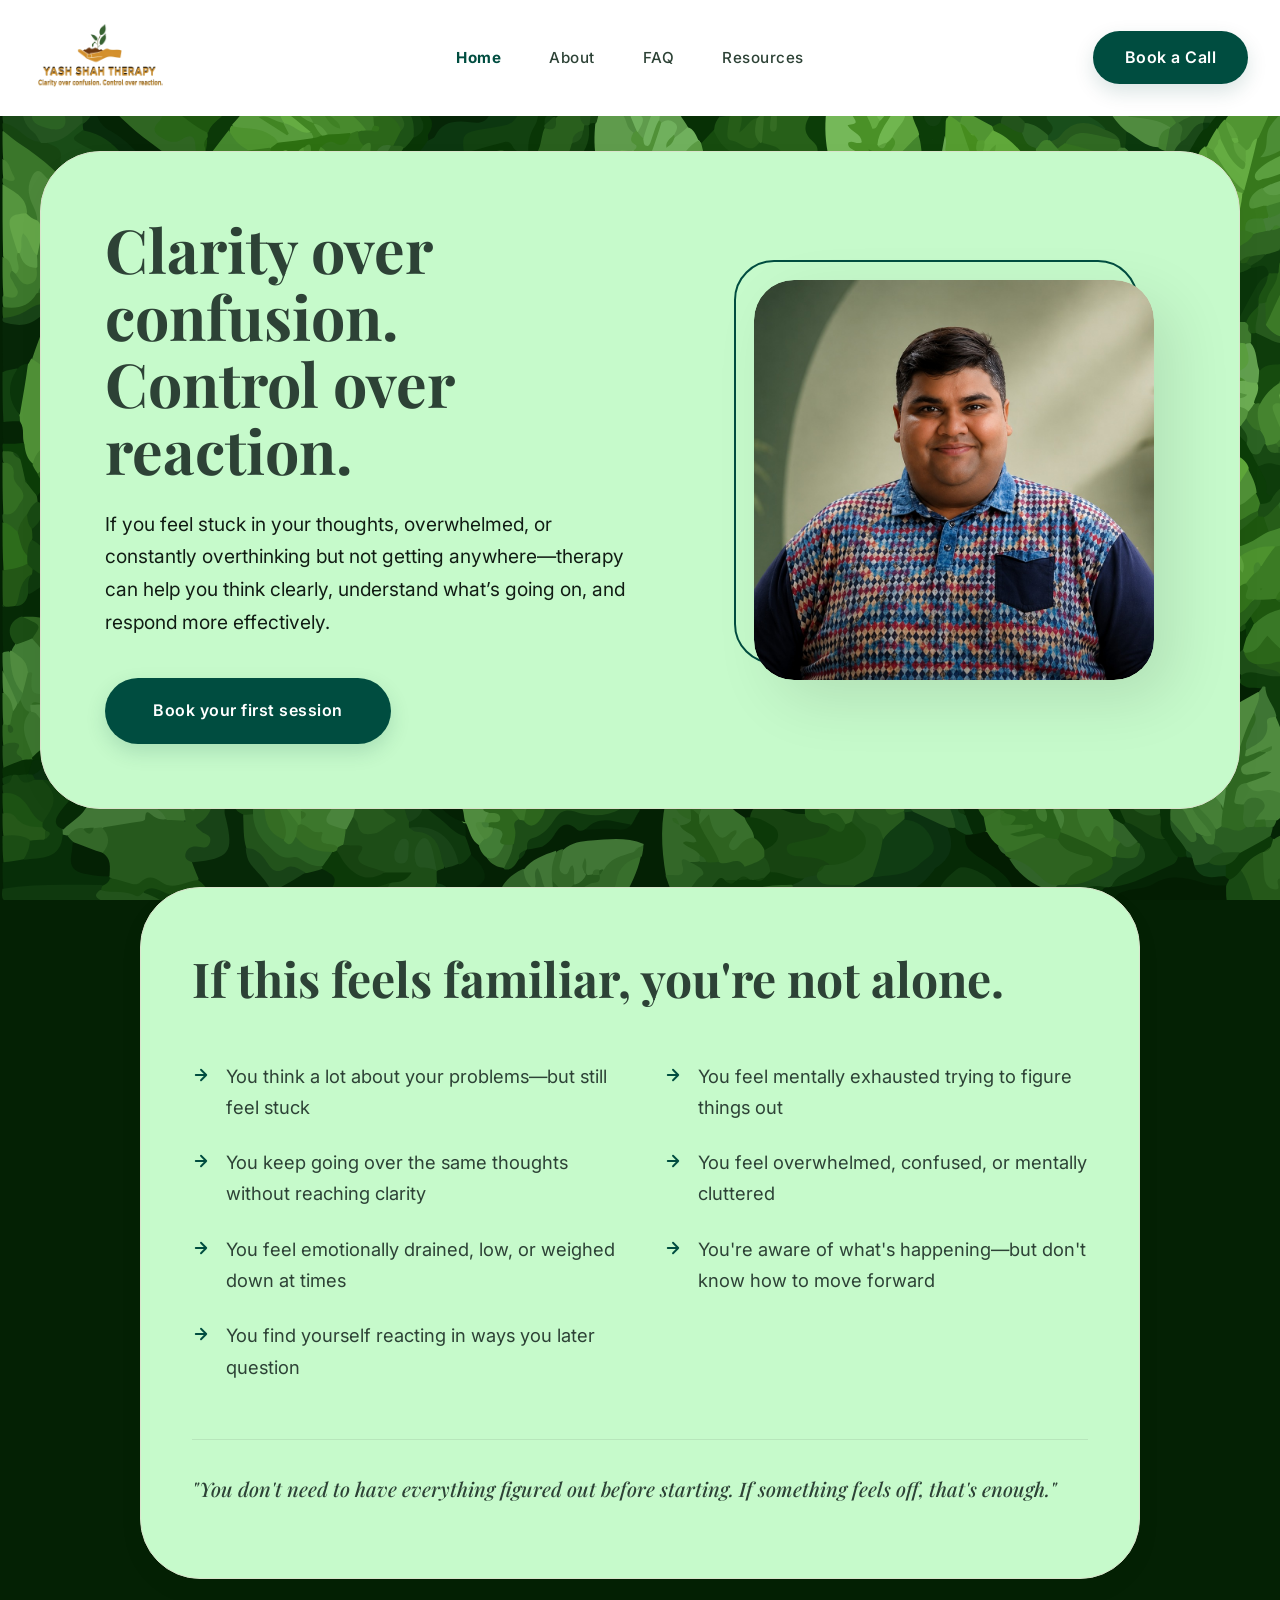
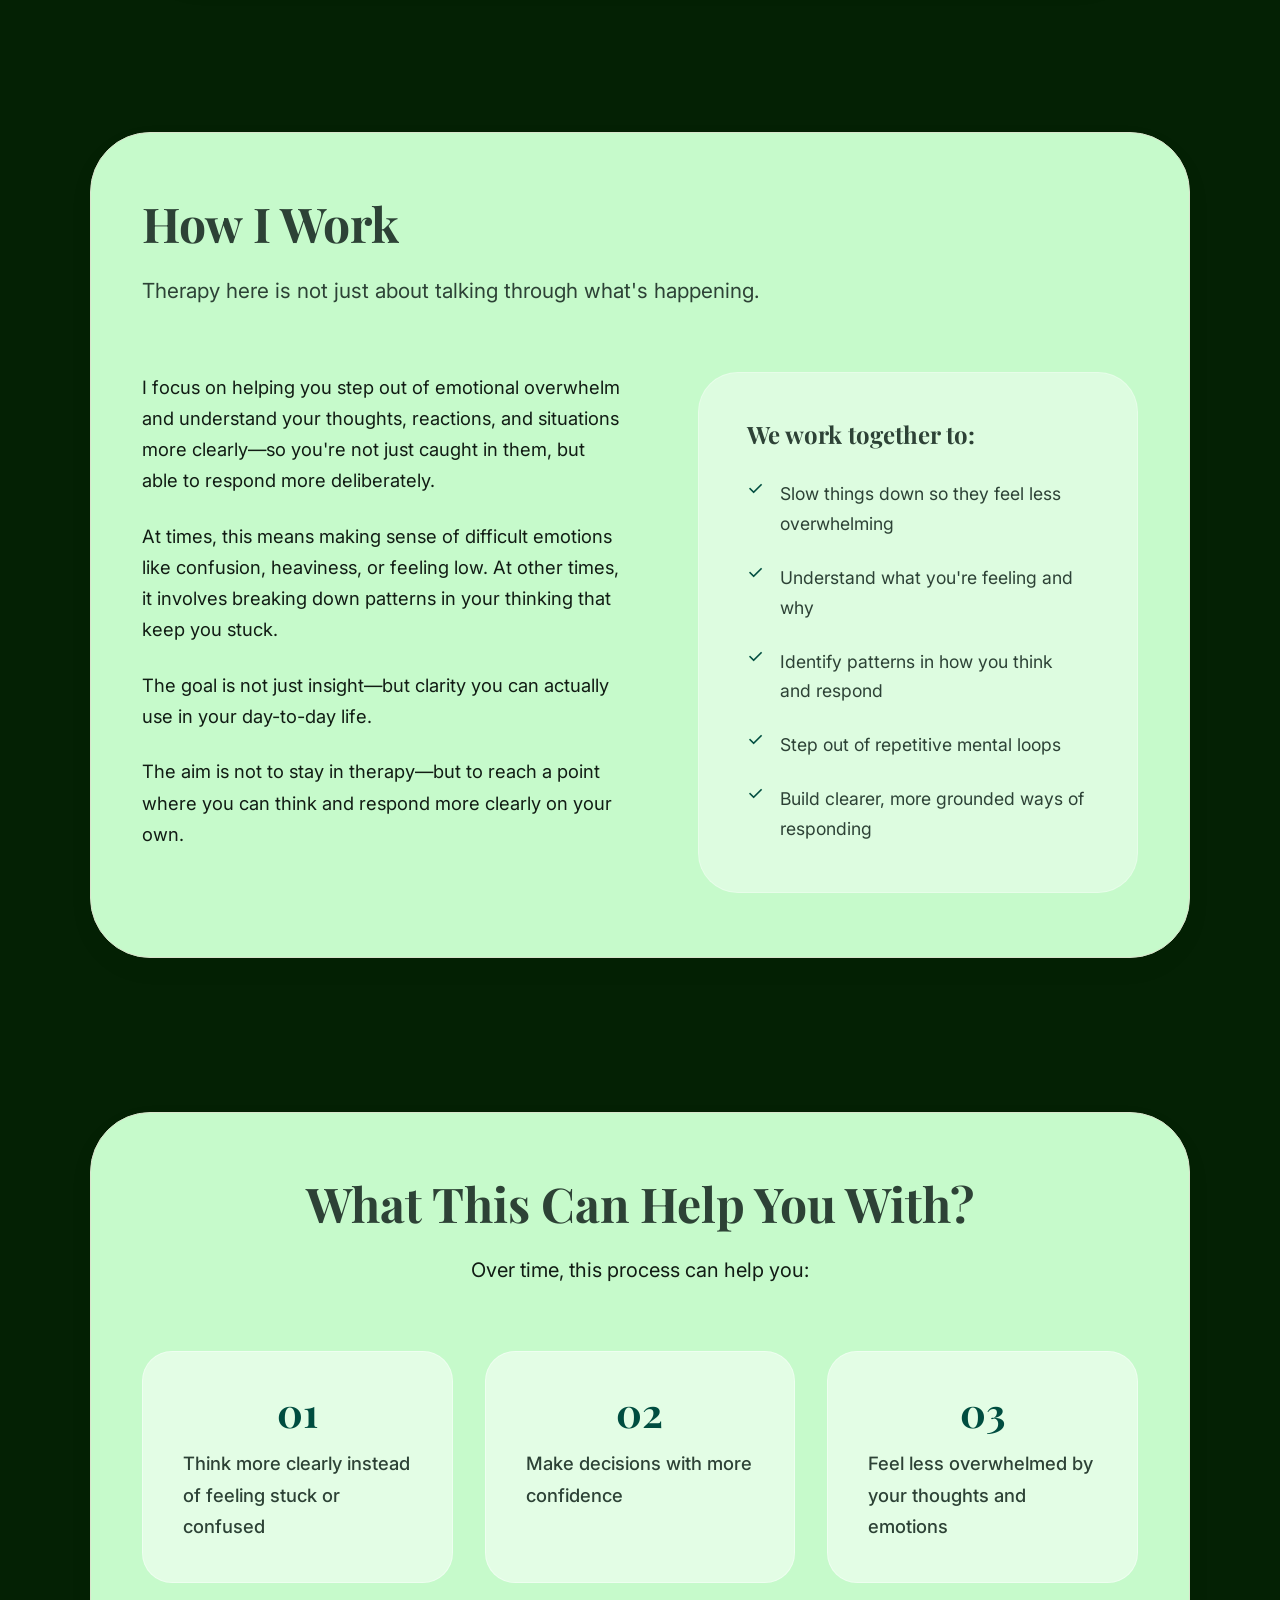
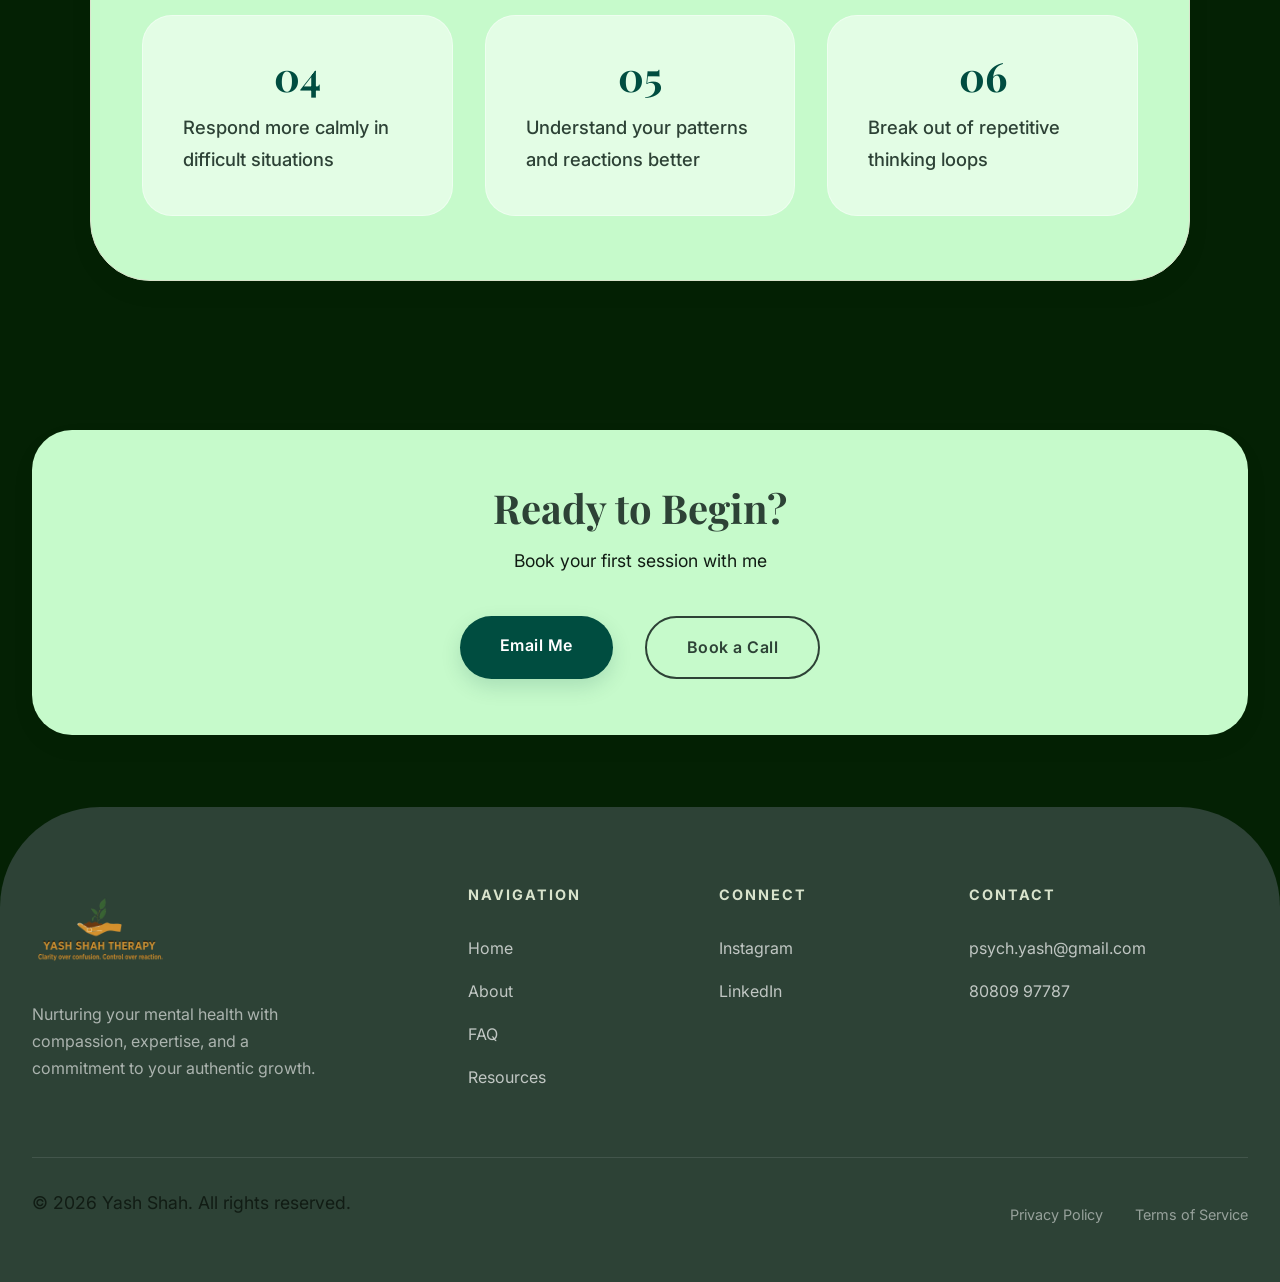
<file: index.html>
<!DOCTYPE html>
<html lang="en">
<head>
    <meta charset="UTF-8">
    <meta name="viewport" content="width=device-width, initial-scale=1.0">
    <title>Yash Shah Therapy | Counseling Psychologist & Therapist</title>
    <meta name="description" content="Professional therapy and mental health counseling by Yash Shah, a dedicated Counseling Psychologist. Helping you overcome stress and overthinking.">
    <meta name="keywords" content="Yash Shah, Counseling Psychologist, therapist, mental health counseling, therapy, psychologist, Good Life Counseling">
    
    <!-- Google Fonts -->
    <link rel="preconnect" href="https://fonts.googleapis.com">
    <link rel="preconnect" href="https://fonts.gstatic.com" crossorigin>
    <link href="https://fonts.googleapis.com/css2?family=Inter:wght@300;400;500;600&family=Playfair+Display:ital,wght@0,400;0,700;1,400;1,700&display=swap" rel="stylesheet">
    
    <link rel="stylesheet" href="style.css">
    <style>
        .hide-on-desktop { display: none !important; }
        @media (max-width: 1024px) {
            .hide-on-desktop { display: block !important; }
            .hide-on-mobile { display: none !important; }
        }
    </style>
</head>
<body>

    <!-- Nav -->
    <nav id="main-nav" aria-label="Main Navigation">
        <div class="container nav-content">
            <a href="index.html" class="logo" aria-label="Home" style="display: flex; align-items: center;">
                <img src="new better logo.png" alt="Yash Shah Therapy Logo" style="height: 90px; width: auto; object-fit: contain;">
            </a>
            <div class="nav-links">
                <a href="index.html">Home</a>
                <a href="about.html">About</a>
                <a href="faq.html">FAQ</a>
                <a href="resources.html">Resources</a>
            </div>
            <a href="https://wa.me/918080997787" class="btn" style="padding: 0.8rem 2rem;">Book a Call</a>
        </div>
    </nav>

    <main id="main-content">
        <!-- Hero -->
        <section id="home" style="background: transparent; padding-top: 150px;">
        
        <div class="container">
            <div class="card reveal" style="background: var(--card-bg); padding: clamp(1.5rem, 5vw, 5rem); border-radius: clamp(30px, 5vw, 60px); max-width: 1200px; margin: 0 auto;">
                <div class="hero-grid" style="gap: 6rem; align-items: center; margin-top: 0;">
                    <!-- Left: Content -->
                    <div class="hero-content" style="text-align: left;">
                        <h1 style="font-size: clamp(2.5rem, 5vw, 3.8rem); margin-bottom: 1.5rem;">Clarity over confusion.<br>Control over reaction.</h1>
                        <p style="font-size: 1.2rem; margin-bottom: 2.5rem; color: var(--text-muted);">If you feel stuck in your thoughts, overwhelmed, or constantly overthinking but not getting anywhere—therapy can help you think clearly, understand what’s going on, and respond more effectively.</p>
                        
                        <!-- Mobile Image -->
                        <div class="about-image-wrapper hide-on-desktop" style="max-width: 400px; margin: 0 auto 2rem; position: relative;">
                            <div class="about-image">
                                <img src="yash shah image.jpeg" alt="Yash Shah Portrait" style="width: 100%; height: auto; border-radius: 40px; object-fit: cover; aspect-ratio: 1;">
                            </div>
                        </div>

                        <div class="hero-cta">
                            <a href="https://wa.me/918080997787" class="btn">Book your first session</a>
                        </div>
                    </div>

                    <!-- Right: Yash Shah Image (Desktop only) -->
                    <div class="about-image-wrapper hide-on-mobile" style="max-width: 400px; margin: 0 auto; position: relative;">
                        <div class="about-image reveal">
                            <img src="yash shah image.jpeg" alt="Yash Shah Portrait" style="width: 100%; height: auto; border-radius: 40px; object-fit: cover; aspect-ratio: 1;">
                        </div>
                    </div>
                </div>
            </div>
        </div>
        </section>


    <!-- Familiarity/Pain Points Section -->
    <section class="section-padding" style="background-color: transparent;">
        <div class="container">
            <div class="card reveal" style="padding: clamp(1.5rem, 5vw, 5rem) clamp(1.2rem, 4vw, 4rem); background: var(--card-bg); max-width: 1000px; margin: 0 auto; border-radius: clamp(30px, 5vw, 60px);">
                <div class="section-header" style="text-align: left; max-width: 100%; margin-bottom: 3.5rem;">
                    <h2 style="font-size: clamp(2rem, 4vw, 3rem); margin-bottom: 1.5rem;">If this feels familiar, you're not alone.</h2>
                </div>
                <div style="display: grid; grid-template-columns: repeat(auto-fit, minmax(min(100%, 350px), 1fr)); gap: 1.5rem 3rem; text-align: left; margin-bottom: 3.5rem;">
                    <div style="display: flex; gap: 1rem; align-items: flex-start;">
                        <svg width="18" height="18" viewBox="0 0 24 24" fill="none" stroke="currentColor" stroke-width="2.5" stroke-linecap="round" stroke-linejoin="round" style="flex-shrink: 0; color: var(--tertiary); margin-top: 5px;"><path d="M5 12h14m-7-7l7 7-7 7"/></svg>
                        <p style="margin: 0; font-size: 1.15rem; color: var(--primary);">You think a lot about your problems—but still feel stuck</p>
                    </div>
                    <div style="display: flex; gap: 1rem; align-items: flex-start;">
                        <svg width="18" height="18" viewBox="0 0 24 24" fill="none" stroke="currentColor" stroke-width="2.5" stroke-linecap="round" stroke-linejoin="round" style="flex-shrink: 0; color: var(--tertiary); margin-top: 5px;"><path d="M5 12h14m-7-7l7 7-7 7"/></svg>
                        <p style="margin: 0; font-size: 1.15rem; color: var(--primary);">You feel mentally exhausted trying to figure things out</p>
                    </div>
                    <div style="display: flex; gap: 1rem; align-items: flex-start;">
                        <svg width="18" height="18" viewBox="0 0 24 24" fill="none" stroke="currentColor" stroke-width="2.5" stroke-linecap="round" stroke-linejoin="round" style="flex-shrink: 0; color: var(--tertiary); margin-top: 5px;"><path d="M5 12h14m-7-7l7 7-7 7"/></svg>
                        <p style="margin: 0; font-size: 1.15rem; color: var(--primary);">You keep going over the same thoughts without reaching clarity</p>
                    </div>
                    <div style="display: flex; gap: 1rem; align-items: flex-start;">
                        <svg width="18" height="18" viewBox="0 0 24 24" fill="none" stroke="currentColor" stroke-width="2.5" stroke-linecap="round" stroke-linejoin="round" style="flex-shrink: 0; color: var(--tertiary); margin-top: 5px;"><path d="M5 12h14m-7-7l7 7-7 7"/></svg>
                        <p style="margin: 0; font-size: 1.15rem; color: var(--primary);">You feel overwhelmed, confused, or mentally cluttered</p>
                    </div>
                    <div style="display: flex; gap: 1rem; align-items: flex-start;">
                        <svg width="18" height="18" viewBox="0 0 24 24" fill="none" stroke="currentColor" stroke-width="2.5" stroke-linecap="round" stroke-linejoin="round" style="flex-shrink: 0; color: var(--tertiary); margin-top: 5px;"><path d="M5 12h14m-7-7l7 7-7 7"/></svg>
                        <p style="margin: 0; font-size: 1.15rem; color: var(--primary);">You feel emotionally drained, low, or weighed down at times</p>
                    </div>
                    <div style="display: flex; gap: 1rem; align-items: flex-start;">
                        <svg width="18" height="18" viewBox="0 0 24 24" fill="none" stroke="currentColor" stroke-width="2.5" stroke-linecap="round" stroke-linejoin="round" style="flex-shrink: 0; color: var(--tertiary); margin-top: 5px;"><path d="M5 12h14m-7-7l7 7-7 7"/></svg>
                        <p style="margin: 0; font-size: 1.15rem; color: var(--primary);">You're aware of what's happening—but don't know how to move forward</p>
                    </div>
                    <div style="display: flex; gap: 1rem; align-items: flex-start;">
                        <svg width="18" height="18" viewBox="0 0 24 24" fill="none" stroke="currentColor" stroke-width="2.5" stroke-linecap="round" stroke-linejoin="round" style="flex-shrink: 0; color: var(--tertiary); margin-top: 5px;"><path d="M5 12h14m-7-7l7 7-7 7"/></svg>
                        <p style="margin: 0; font-size: 1.15rem; color: var(--primary);">You find yourself reacting in ways you later question</p>
                    </div>
                </div>
                <div style="border-top: 1px solid rgba(0, 0, 0, 0.08); padding-top: 2rem; text-align: left;">
                    <p style="font-size: 1.25rem; font-weight: 500; color: var(--primary); margin-bottom: 0.5rem; font-family: var(--font-serif); font-style: italic;">"You don't need to have everything figured out before starting. If something feels off, that's enough."</p>
                </div>
            </div>
        </div>
    </section>

    <!-- How I Work Section -->
    <section class="section-padding" style="background-color: transparent;">
        <div class="container">
            <div class="card reveal" style="padding: clamp(1.5rem, 5vw, 5rem) clamp(1.2rem, 4vw, 4rem); background: var(--card-bg); max-width: 1100px; margin: 0 auto; border-radius: clamp(30px, 5vw, 60px);">
                <div class="section-header" style="text-align: left; max-width: 100%; margin-bottom: 4rem;">
                    <h2 style="font-size: clamp(2rem, 4vw, 3rem); margin-bottom: 1.5rem;">How I Work</h2>
                    <p style="font-size: 1.3rem; line-height: 1.6; color: var(--primary); max-width: 800px;">Therapy here is not just about talking through what's happening.</p>
                </div>
                <div class="about-grid how-i-work-grid" style="align-items: start; text-align: left;">
                    <div>
                        <p style="font-size: 1.15rem; margin-bottom: 1.5rem; color: var(--text-dark); line-height: 1.7;">I focus on helping you step out of emotional overwhelm and understand your thoughts, reactions, and situations more clearly—so you're not just caught in them, but able to respond more deliberately.</p>
                        <p style="font-size: 1.15rem; margin-bottom: 1.5rem; color: var(--text-dark); line-height: 1.7;">At times, this means making sense of difficult emotions like confusion, heaviness, or feeling low. At other times, it involves breaking down patterns in your thinking that keep you stuck.</p>
                        <p style="font-size: 1.15rem; margin-bottom: 1.5rem; color: var(--text-dark); line-height: 1.7;">The goal is not just insight—but clarity you can actually use in your day-to-day life.</p>
                        <p style="font-size: 1.15rem; margin-bottom: 1.5rem; color: var(--text-dark); line-height: 1.7;">The aim is not to stay in therapy—but to reach a point where you can think and respond more clearly on your own.</p>
                    </div>
                    
                    <div style="background: rgba(255, 255, 255, 0.4); padding: clamp(1.2rem, 4vw, 3rem); border-radius: clamp(20px, 4vw, 40px); border: 1px solid rgba(255, 255, 255, 0.3);">
                        <h3 style="font-size: 1.5rem; margin-bottom: 2rem; color: var(--primary);">We work together to:</h3>
                        <ul style="list-style: none; display: flex; flex-direction: column; gap: 1.5rem;">
                            <li style="display: flex; gap: 1rem; align-items: flex-start;">
                                <span style="color: var(--tertiary); font-size: 1.2rem; line-height: 1;">✓</span>
                                <span style="font-size: 1.1rem; color: var(--primary);">Slow things down so they feel less overwhelming</span>
                            </li>
                            <li style="display: flex; gap: 1rem; align-items: flex-start;">
                                <span style="color: var(--tertiary); font-size: 1.2rem; line-height: 1;">✓</span>
                                <span style="font-size: 1.1rem; color: var(--primary);">Understand what you're feeling and why</span>
                            </li>
                            <li style="display: flex; gap: 1rem; align-items: flex-start;">
                                <span style="color: var(--tertiary); font-size: 1.2rem; line-height: 1;">✓</span>
                                <span style="font-size: 1.1rem; color: var(--primary);">Identify patterns in how you think and respond</span>
                            </li>
                            <li style="display: flex; gap: 1rem; align-items: flex-start;">
                                <span style="color: var(--tertiary); font-size: 1.2rem; line-height: 1;">✓</span>
                                <span style="font-size: 1.1rem; color: var(--primary);">Step out of repetitive mental loops</span>
                            </li>
                            <li style="display: flex; gap: 1rem; align-items: flex-start;">
                                <span style="color: var(--tertiary); font-size: 1.2rem; line-height: 1;">✓</span>
                                <span style="font-size: 1.1rem; color: var(--primary);">Build clearer, more grounded ways of responding</span>
                            </li>
                        </ul>
                    </div>
                </div>
            </div>
        </div>
    </section>

    <!-- What This Can Help You With Section -->
    <section class="section-padding" style="background-color: transparent;">
        <div class="container">
            <div class="card reveal" style="padding: clamp(1.5rem, 5vw, 5rem) clamp(1.2rem, 4vw, 4rem); background: var(--card-bg); max-width: 1100px; margin: 0 auto; border-radius: clamp(30px, 5vw, 60px);">
                <div class="section-header" style="text-align: center; max-width: 800px; margin: 0 auto 4rem;">
                    <h2 style="font-size: clamp(2rem, 4vw, 3rem); margin-bottom: 1.5rem;">What This Can Help You With?</h2>
                    <p style="font-size: 1.25rem; color: var(--text-muted);">Over time, this process can help you:</p>
                </div>
                
                <div style="display: grid; grid-template-columns: repeat(auto-fit, minmax(min(100%, 280px), 1fr)); gap: 2rem; text-align: left;">
                    <div style="background: rgba(255,255,255,0.5); padding: 2.5rem; border-radius: 30px; border: 1px solid rgba(255,255,255,0.4); display: flex; flex-direction: column; gap: 1rem;">
                        <span style="font-size: 2.5rem; color: var(--tertiary); font-family: var(--font-serif); font-weight: 700; text-align: center; display: block; line-height: 1;">01</span>
                        <p style="font-size: 1.15rem; color: var(--primary); font-weight: 500; margin: 0;">Think more clearly instead of feeling stuck or confused</p>
                    </div>
                    <div style="background: rgba(255,255,255,0.5); padding: 2.5rem; border-radius: 30px; border: 1px solid rgba(255,255,255,0.4); display: flex; flex-direction: column; gap: 1rem;">
                        <span style="font-size: 2.5rem; color: var(--tertiary); font-family: var(--font-serif); font-weight: 700; text-align: center; display: block; line-height: 1;">02</span>
                        <p style="font-size: 1.15rem; color: var(--primary); font-weight: 500; margin: 0;">Make decisions with more confidence</p>
                    </div>
                    <div style="background: rgba(255,255,255,0.5); padding: 2.5rem; border-radius: 30px; border: 1px solid rgba(255,255,255,0.4); display: flex; flex-direction: column; gap: 1rem;">
                        <span style="font-size: 2.5rem; color: var(--tertiary); font-family: var(--font-serif); font-weight: 700; text-align: center; display: block; line-height: 1;">03</span>
                        <p style="font-size: 1.15rem; color: var(--primary); font-weight: 500; margin: 0;">Feel less overwhelmed by your thoughts and emotions</p>
                    </div>
                    <div style="background: rgba(255,255,255,0.5); padding: 2.5rem; border-radius: 30px; border: 1px solid rgba(255,255,255,0.4); display: flex; flex-direction: column; gap: 1rem;">
                        <span style="font-size: 2.5rem; color: var(--tertiary); font-family: var(--font-serif); font-weight: 700; text-align: center; display: block; line-height: 1;">04</span>
                        <p style="font-size: 1.15rem; color: var(--primary); font-weight: 500; margin: 0;">Respond more calmly in difficult situations</p>
                    </div>
                    <div style="background: rgba(255,255,255,0.5); padding: 2.5rem; border-radius: 30px; border: 1px solid rgba(255,255,255,0.4); display: flex; flex-direction: column; gap: 1rem;">
                        <span style="font-size: 2.5rem; color: var(--tertiary); font-family: var(--font-serif); font-weight: 700; text-align: center; display: block; line-height: 1;">05</span>
                        <p style="font-size: 1.15rem; color: var(--primary); font-weight: 500; margin: 0;">Understand your patterns and reactions better</p>
                    </div>
                    <div style="background: rgba(255,255,255,0.5); padding: 2.5rem; border-radius: 30px; border: 1px solid rgba(255,255,255,0.4); display: flex; flex-direction: column; gap: 1rem;">
                        <span style="font-size: 2.5rem; color: var(--tertiary); font-family: var(--font-serif); font-weight: 700; text-align: center; display: block; line-height: 1;">06</span>
                        <p style="font-size: 1.15rem; color: var(--primary); font-weight: 500; margin: 0;">Break out of repetitive thinking loops</p>
                    </div>

                </div>
            </div>
        </div>
    </section>

    <!-- CTA Section -->
    <section style="padding: clamp(2.5rem, 6vw, 4.5rem) 0; background-color: transparent; position: relative; z-index: 10;">
        <div class="container">
            <div id="contact" style="background: var(--card-bg); padding: 3.5rem 2rem; border-radius: 40px; text-align: center; box-shadow: var(--shadow-soft);" class="reveal">
                <h2 style="font-size: 2.5rem; margin-bottom: 1rem;">Ready to Begin?</h2>
                <p style="margin-bottom: 2.5rem; max-width: 600px; margin-left: auto; margin-right: auto; font-size: 1.1rem;">Book your first session with me</p>
                <div style="display: flex; justify-content: center; gap: 2rem; flex-wrap: wrap;">
                    <a href="mailto:psych.yash@gmail.com" class="btn" style="padding: 1rem 2.5rem;">Email Me</a>
                    <a href="https://wa.me/918080997787" class="btn btn-outline" style="padding: 1rem 2.5rem; border-color: var(--primary); color: var(--primary);">Book a Call</a>
                </div>
            </div>
        </div>
    </section>
    </main>

    <!-- Footer -->
    <footer>

        <div class="container">
            <div class="footer-grid">
                <div class="footer-column">
                    <div class="footer-logo" style="display: inline-block; margin-bottom: 1.5rem;">
                        <img src="new better logo.png" alt="Yash Shah Therapy Logo" style="height: 90px; width: auto; object-fit: contain; vertical-align: middle;">
                    </div>
                    <p style="color: rgba(255,255,255,0.6); max-width: 300px; font-size: 1rem;">Nurturing your mental health with compassion, expertise, and a commitment to your authentic growth.</p>
                </div>
                <div class="footer-column">
                    <h2 style="color: var(--secondary); font-family: var(--font-sans); font-size: 0.9rem; text-transform: uppercase; letter-spacing: 2px; margin-bottom: 2rem;">Navigation</h2>
                    <ul class="footer-links">
                        <li><a href="index.html">Home</a></li>
                        <li><a href="about.html">About</a></li>
                        <li><a href="faq.html">FAQ</a></li>
                        <li><a href="resources.html">Resources</a></li>
                    </ul>
                </div>
                <div class="footer-column">
                    <h2 style="color: var(--secondary); font-family: var(--font-sans); font-size: 0.9rem; text-transform: uppercase; letter-spacing: 2px; margin-bottom: 2rem;">Connect</h2>
                    <ul class="footer-links">
                        <li><a href="https://instagram.com/shah_yash93" target="_blank" rel="noopener noreferrer">Instagram</a></li>
                        <li><a href="https://www.linkedin.com/in/yash-shah-758206165" target="_blank" rel="noopener noreferrer">LinkedIn</a></li>
                    </ul>
                </div>
                <div class="footer-column">
                    <h2 style="color: var(--secondary); font-family: var(--font-sans); font-size: 0.9rem; text-transform: uppercase; letter-spacing: 2px; margin-bottom: 2rem;">Contact</h2>
                    <ul class="footer-links">

                        <li><a href="mailto:psych.yash@gmail.com">psych.yash@gmail.com</a></li>
                        <li><a href="https://wa.me/918080997787">80809 97787</a></li>
                    </ul>
                </div>
            </div>
            <div class="footer-bottom">
                <p>&copy; 2026 Yash Shah. All rights reserved.</p>
                <div style="display: flex; gap: 2rem;">
                    <a href="privacy.html" style="color: inherit;">Privacy Policy</a>
                    <a href="terms.html" style="color: inherit;">Terms of Service</a>
                </div>
            </div>
        </div>
    </footer>

    <!-- Shared JS -->
    <script src="script.js"></script>
</body>
</html>
</file>
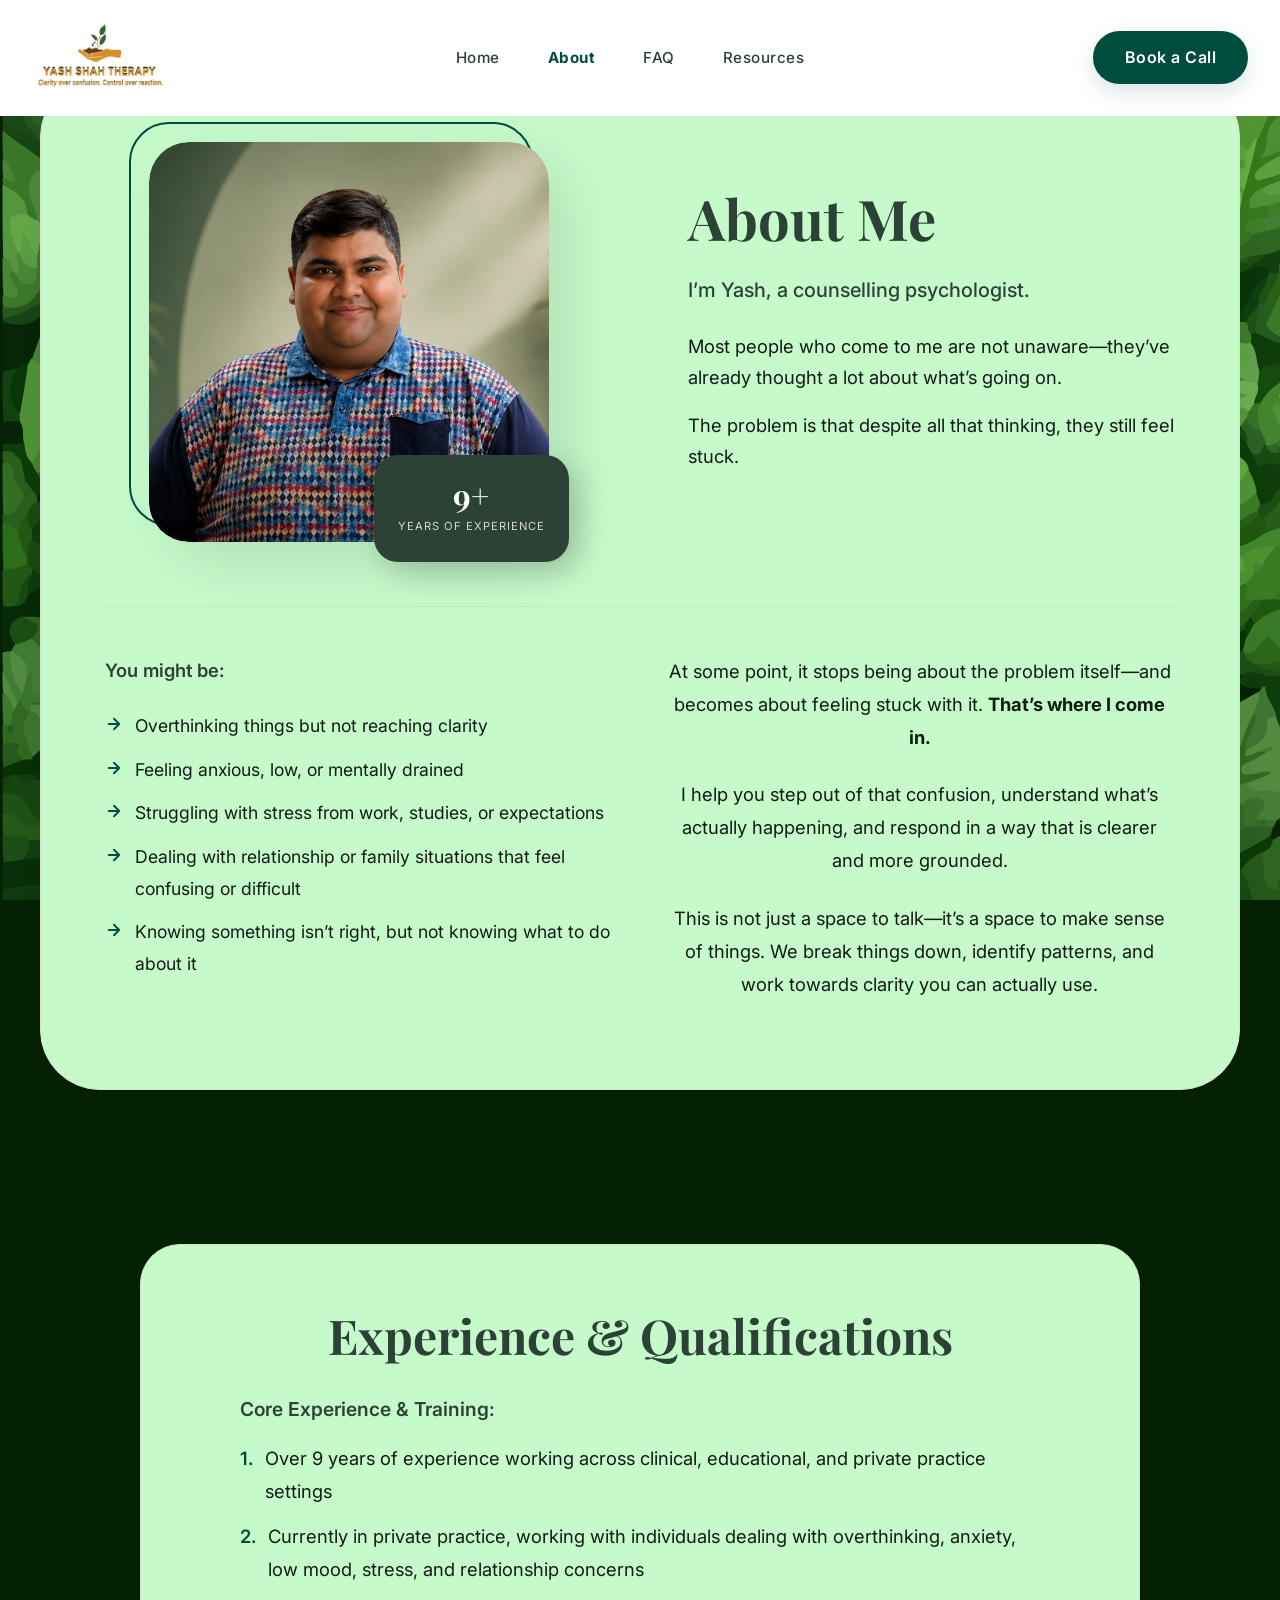
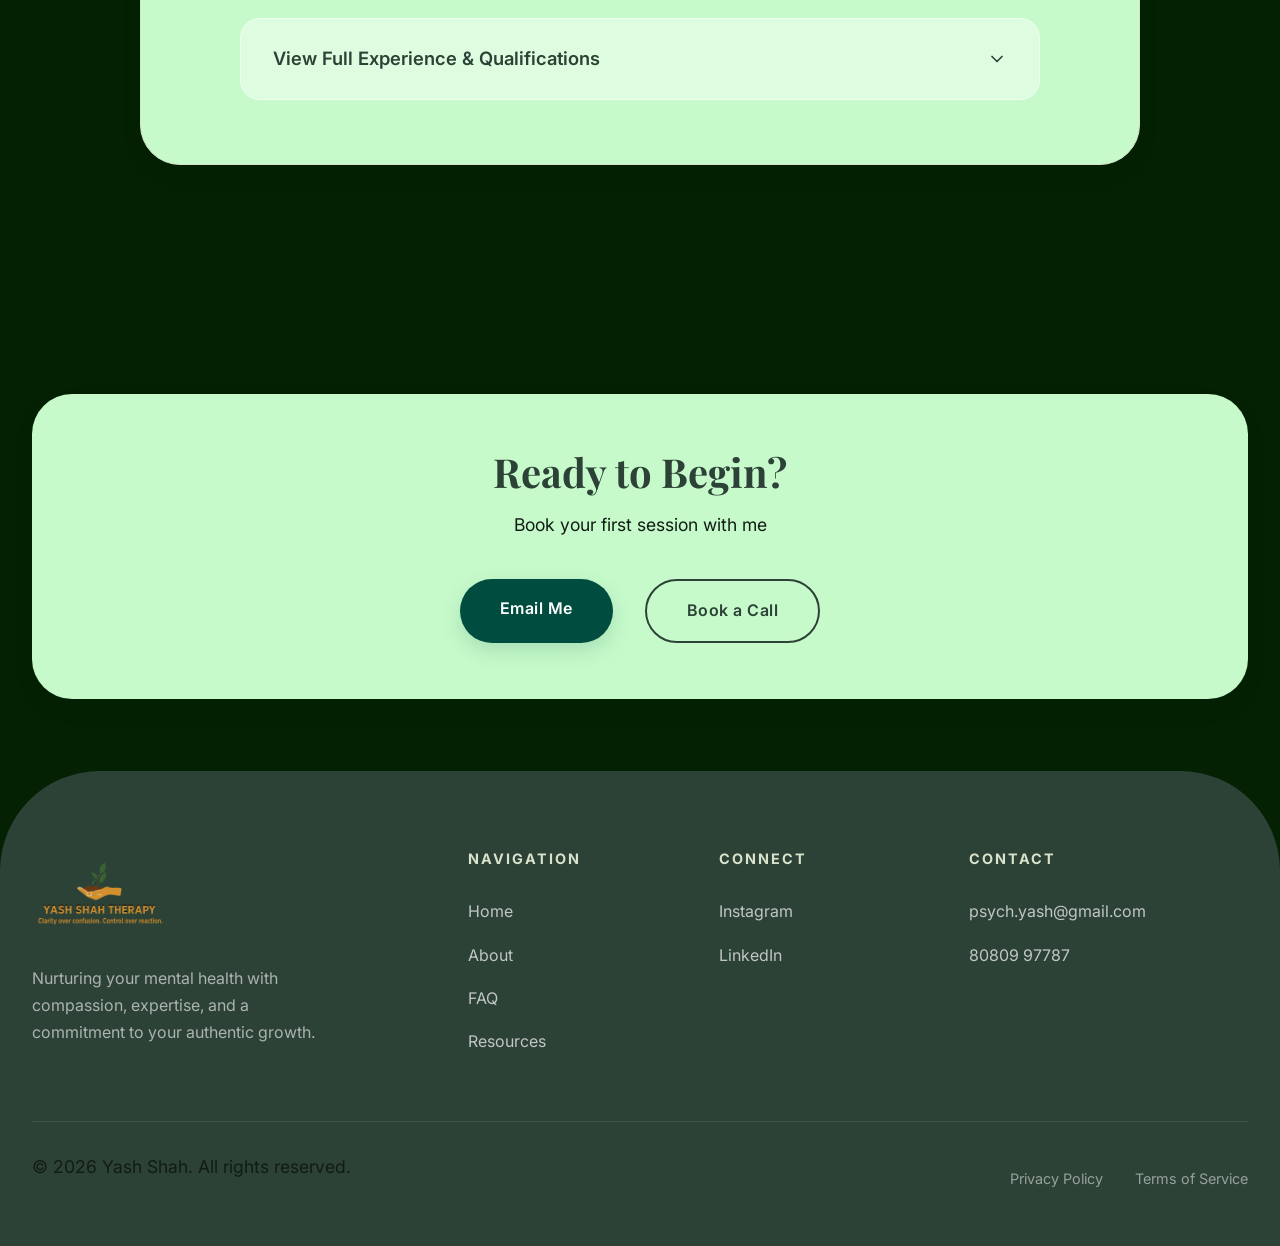
<file: about.html>
<!DOCTYPE html>
<html lang="en">
<head>
    <meta charset="UTF-8">
    <meta name="viewport" content="width=device-width, initial-scale=1.0">
    <title>About Yash Shah | Counseling Psychologist & Therapist</title>
    <meta name="description" content="Learn more about Yash Shah, a qualified Counseling Psychologist offering online and professional therapy to support your mental health and well-being.">
    <meta name="keywords" content="About Yash Shah, Counseling Psychologist, professional therapy, online counseling, mental health therapist">
    
    <!-- Google Fonts -->
    <link rel="preconnect" href="https://fonts.googleapis.com">
    <link rel="preconnect" href="https://fonts.gstatic.com" crossorigin>
    <link href="https://fonts.googleapis.com/css2?family=Inter:wght@300;400;500;600&family=Playfair+Display:ital,wght@0,400;0,700;1,400;1,700&display=swap" rel="stylesheet">
    
    <!-- Shared CSS -->
    <link rel="stylesheet" href="style.css">
</head>
<body>

    <!-- Nav -->
    <nav id="main-nav" aria-label="Main Navigation">
        <div class="container nav-content">
            <a href="index.html" class="logo" aria-label="Home" style="display: flex; align-items: center;">
                <img src="new better logo.png" alt="Yash Shah Therapy Logo" style="height: 90px; width: auto; object-fit: contain;">
            </a>
            <div class="nav-links">
                <a href="index.html">Home</a>
                <a href="about.html">About</a>
                <a href="faq.html">FAQ</a>
                <a href="resources.html">Resources</a>
            </div>
            <a href="https://wa.me/918080997787" class="btn" style="padding: 0.8rem 2rem;">Book a Call</a>
        </div>
    </nav>

    <main id="main-content">
    <!-- About Hero -->
    <section class="section-padding" style="margin-top: 0; min-height: 100vh; display: flex; align-items: center; background-color: transparent; position: relative; overflow: hidden;">
        
        <div class="container">
            <div class="card reveal" style="background: var(--card-bg); padding: clamp(1.5rem, 5vw, 5rem); border-radius: clamp(30px, 5vw, 60px); max-width: 1200px; margin: 0 auto;">
                <div class="about-grid" style="gap: 6rem; align-items: center; margin-top: 0;">
                    <div class="about-image-wrapper" style="max-width: 400px; margin: 0 auto;">
                        <div class="about-image reveal">
                            <img src="yash shah image.jpeg" alt="Yash Shah Portrait" style="width: 100%; height: auto; border-radius: 40px; object-fit: cover; aspect-ratio: 1;">
                        </div>
                        <div class="about-badge reveal" style="bottom: -20px; right: -20px; padding: 1.5rem; border-radius: 24px;">
                            <span style="font-size: 2rem;">9+</span>
                            <label style="font-size: 0.7rem;">Years of Experience</label>
                        </div>
                    </div>
                    <div class="reveal" style="text-align: left;">
                        <h1 style="font-size: clamp(2.5rem, 4.5vw, 3.5rem); margin-bottom: 1.5rem; color: var(--primary);">About Me</h1>
                        <p class="lead" style="font-size: 1.25rem; margin-bottom: 1.5rem; color: var(--primary); font-weight: 500;">I’m Yash, a counselling psychologist.</p>
                        <p style="font-size: 1.15rem; margin-bottom: 1rem; color: var(--text-muted);">Most people who come to me are not unaware—they’ve already thought a lot about what’s going on.</p>
                        <p style="font-size: 1.15rem; color: var(--text-muted);">The problem is that despite all that thinking, they still feel stuck.</p>
                    </div>
                </div>

                <!-- Two columns below the image and intro text -->
                <div class="about-intro-grid reveal" style="display: grid; grid-template-columns: repeat(auto-fit, minmax(min(100%, 260px), 1fr)); gap: 3rem; margin-top: 4rem; border-top: 1px solid rgba(0,0,0,0.05); padding-top: 3rem;">
                    <div>
                        <p style="font-size: 1.15rem; font-weight: 600; color: var(--primary); margin-bottom: 1.5rem; text-align: left;">You might be:</p>
                        <div style="font-size: 1.1rem; line-height: 1.8; color: var(--text-muted); display: flex; flex-direction: column; gap: 0.75rem; text-align: left;">
                            <p style="margin: 0; max-width: 100%; text-align: left; display: flex; gap: 0.75rem; align-items: flex-start;"><svg width="18" height="18" viewBox="0 0 24 24" fill="none" stroke="currentColor" stroke-width="2.5" stroke-linecap="round" stroke-linejoin="round" style="flex-shrink: 0; color: var(--tertiary); margin-top: 5px;"><path d="M5 12h14m-7-7l7 7-7 7"/></svg> <span style="text-align: left;">Overthinking things but not reaching clarity</span></p>
                            <p style="margin: 0; max-width: 100%; text-align: left; display: flex; gap: 0.75rem; align-items: flex-start;"><svg width="18" height="18" viewBox="0 0 24 24" fill="none" stroke="currentColor" stroke-width="2.5" stroke-linecap="round" stroke-linejoin="round" style="flex-shrink: 0; color: var(--tertiary); margin-top: 5px;"><path d="M5 12h14m-7-7l7 7-7 7"/></svg> <span style="text-align: left;">Feeling anxious, low, or mentally drained</span></p>
                            <p style="margin: 0; max-width: 100%; text-align: left; display: flex; gap: 0.75rem; align-items: flex-start;"><svg width="18" height="18" viewBox="0 0 24 24" fill="none" stroke="currentColor" stroke-width="2.5" stroke-linecap="round" stroke-linejoin="round" style="flex-shrink: 0; color: var(--tertiary); margin-top: 5px;"><path d="M5 12h14m-7-7l7 7-7 7"/></svg> <span style="text-align: left;">Struggling with stress from work, studies, or expectations</span></p>
                            <p style="margin: 0; max-width: 100%; text-align: left; display: flex; gap: 0.75rem; align-items: flex-start;"><svg width="18" height="18" viewBox="0 0 24 24" fill="none" stroke="currentColor" stroke-width="2.5" stroke-linecap="round" stroke-linejoin="round" style="flex-shrink: 0; color: var(--tertiary); margin-top: 5px;"><path d="M5 12h14m-7-7l7 7-7 7"/></svg> <span style="text-align: left;">Dealing with relationship or family situations that feel confusing or difficult</span></p>
                            <p style="margin: 0; max-width: 100%; text-align: left; display: flex; gap: 0.75rem; align-items: flex-start;"><svg width="18" height="18" viewBox="0 0 24 24" fill="none" stroke="currentColor" stroke-width="2.5" stroke-linecap="round" stroke-linejoin="round" style="flex-shrink: 0; color: var(--tertiary); margin-top: 5px;"><path d="M5 12h14m-7-7l7 7-7 7"/></svg> <span style="text-align: left;">Knowing something isn’t right, but not knowing what to do about it</span></p>
                        </div>
                    </div>
                    <div>
                        <p style="font-size: 1.15rem; color: var(--text-muted); margin-bottom: 1.5rem; line-height: 1.8; text-align: inherit;">At some point, it stops being about the problem itself—and becomes about feeling stuck with it. <strong>That’s where I come in.</strong></p>
                        <p style="font-size: 1.15rem; color: var(--text-muted); margin-bottom: 1.5rem; line-height: 1.8; text-align: inherit;">I help you step out of that confusion, understand what’s actually happening, and respond in a way that is clearer and more grounded.</p>
                        <p style="font-size: 1.15rem; color: var(--text-muted); line-height: 1.8; text-align: inherit;">This is not just a space to talk—it’s a space to make sense of things. We break things down, identify patterns, and work towards clarity you can actually use.</p>
                    </div>
                </div>
            </div>
        </div>
    </section>

    <section class="section-padding" style="background-color: transparent; border-radius: 100px 100px 0 0;">
        <div class="container">
            <div class="card reveal" style="padding: clamp(1.5rem, 5vw, 4rem); margin-bottom: 5rem; background: var(--card-bg); text-align: left; max-width: 1000px; margin-left: auto; margin-right: auto; border-radius: clamp(30px, 4vw, 40px);">
                <div class="section-header" style="text-align: center; max-width: 800px; margin: 0 auto 2rem;">
                    <h2 style="font-size: clamp(2.2rem, 4vw, 3rem); margin-bottom: 1rem; color: var(--primary);">Experience & Qualifications</h2>
                </div>

                <div style="max-width: 800px; margin: 0 auto;">
                    <p style="font-size: 1.2rem; font-weight: 600; color: var(--primary); margin-bottom: 1rem;">Core Experience & Training:</p>
                    <ul style="list-style: none; padding-left: 0; margin-bottom: 2rem; font-size: 1.15rem; line-height: 1.8; color: var(--text-muted);">
                        <li style="margin-bottom: 0.75rem; display: flex; gap: 0.75rem; align-items: flex-start;"><span style="color: var(--tertiary); font-size: 1.15rem; line-height: 1.8; font-weight: 600;">1.</span> <span>Over 9 years of experience working across clinical, educational, and private practice settings</span></li>
                        <li style="margin-bottom: 0.75rem; display: flex; gap: 0.75rem; align-items: flex-start;"><span style="color: var(--tertiary); font-size: 1.15rem; line-height: 1.8; font-weight: 600;">2.</span> <span>Currently in private practice, working with individuals dealing with overthinking, anxiety, low mood, stress, and relationship concerns</span></li>
                    </ul>

                    <details style="background: rgba(255, 255, 255, 0.4); border: 1px solid rgba(255, 255, 255, 0.5); padding: 1.5rem 2rem; border-radius: 20px; cursor: pointer; transition: all 0.3s ease;">
                        <summary style="font-size: 1.15rem; font-weight: 600; color: var(--primary); outline: none; display: flex; align-items: center; justify-content: space-between;">
                            <span>View Full Experience & Qualifications</span>
                            <svg width="20" height="20" viewBox="0 0 24 24" fill="none" stroke="currentColor" stroke-width="2" stroke-linecap="round" stroke-linejoin="round" style="transition: transform 0.3s ease;"><path d="M6 9l6 6 6-6"/></svg>
                        </summary>
                        <div style="margin-top: 1.5rem; border-top: 1px solid rgba(0,0,0,0.05); padding-top: 1.5rem; font-size: 1.1rem; line-height: 1.8; color: var(--text-muted);">
                            <!-- Qualifications & Core Training -->
                            <h4 style="font-size: 1.15rem; color: var(--primary); margin-bottom: 0.75rem; margin-top: 0.5rem;">Academic Background & Core Training</h4>
                            <ul style="list-style: none; padding-left: 0; margin-bottom: 2rem;">
                                <li style="margin-bottom: 0.75rem; display: flex; gap: 0.75rem; align-items: flex-start;"><span style="color: var(--tertiary); font-size: 1.2rem; line-height: 1;">→</span> M.A. in Applied Psychology (Counselling), Tata Institute of Social Sciences (TISS), Mumbai</li>
                                <li style="margin-bottom: 0.75rem; display: flex; gap: 0.75rem; align-items: flex-start;"><span style="color: var(--tertiary); font-size: 1.2rem; line-height: 1;">→</span> Trained in Cognitive Behavioral Therapy (CBT) and Rational Emotive Behavior Therapy (REBT)</li>
                                <li style="margin-bottom: 0.75rem; display: flex; gap: 0.75rem; align-items: flex-start;"><span style="color: var(--tertiary); font-size: 1.2rem; line-height: 1;">→</span> Specialized focus on stepping out of overthinking patterns and building grounded, deliberate responses</li>
                            </ul>

                            <!-- Detailed Experience -->
                            <h4 style="font-size: 1.15rem; color: var(--primary); margin-bottom: 1rem;">Professional Experience</h4>
                            
                            <div style="margin-bottom: 1.5rem;">
                                <p style="font-weight: 600; color: var(--primary); margin-bottom: 0.25rem;">Counselling Psychologist – Private Practice (2020 – Present)</p>
                                <p style="margin-top: 0; margin-bottom: 1rem;">Individual psychotherapy for adolescents and adults using CBT and REBT, focused on anxiety, overthinking, emotional regulation, and relationship concerns. Sessions conducted online with full confidentiality and continuity.</p>
                            </div>

                            <div style="margin-bottom: 1.5rem;">
                                <p style="font-weight: 600; color: var(--primary); margin-bottom: 0.25rem;">Psychology Faculty & Student Counsellor – Alpha Arts Academy (2016 – 2025)</p>
                                <p style="margin-top: 0; margin-bottom: 1rem;">Taught psychology and provided one-on-one counselling for academic stress and personal concerns. Mentored 500+ students and conducted workshops on stress management, thinking skills, and interpersonal development.</p>
                            </div>

                            <div style="margin-bottom: 2rem;">
                                <p style="font-weight: 600; color: var(--primary); margin-bottom: 0.25rem;">Co-founder & Counselling Psychologist – Good Life Healing Center (2016 – 2019)</p>
                                <p style="margin-top: 0; margin-bottom: 1rem;">Co-established a counselling centre offering therapy, assessments, and personal development services. Worked across age groups and helped build intake and case documentation systems.</p>
                            </div>

                            <!-- Clinical & Field Experience -->
                            <h4 style="font-size: 1.15rem; color: var(--primary); margin-bottom: 1rem;">Clinical & Field Experience</h4>
                            <ul style="list-style: none; padding-left: 0; margin-bottom: 1rem;">
                                <li style="margin-bottom: 1rem; display: flex; gap: 0.75rem; align-items: flex-start;">
                                    <span style="color: var(--tertiary); font-size: 1.2rem; line-height: 1;">→</span>
                                    <span><strong>Lokmanya Tilak Municipal General Hospital (Sion Hospital), Mumbai</strong> – Psychiatric casework, clinical observation, and exposure to multidisciplinary treatment approaches.</span>
                                </li>
                                <li style="margin-bottom: 1rem; display: flex; gap: 0.75rem; align-items: flex-start;">
                                    <span style="color: var(--tertiary); font-size: 1.2rem; line-height: 1;">→</span>
                                    <span><strong>True Care De-addiction Centre, Thane</strong> – Counselling support for substance use and dependency, including psychoeducation and relapse understanding.</span>
                                </li>
                                <li style="margin-bottom: 1rem; display: flex; gap: 0.75rem; align-items: flex-start;">
                                    <span style="color: var(--tertiary); font-size: 1.2rem; line-height: 1;">→</span>
                                    <span><strong>Manav Seva Sang, Mumbai</strong> – Supportive work with elderly individuals dealing with emotional, cognitive, and adjustment-related concerns.</span>
                                </li>
                                <li style="margin-bottom: 1rem; display: flex; gap: 0.75rem; align-items: flex-start;">
                                    <span style="color: var(--tertiary); font-size: 1.2rem; line-height: 1;">→</span>
                                    <span><strong>Bandra Family Court</strong> – Observation and assistance in marriage counselling, covering conflict resolution and family dynamics.</span>
                                </li>
                                <li style="margin-bottom: 1rem; display: flex; gap: 0.75rem; align-items: flex-start;">
                                    <span style="color: var(--tertiary); font-size: 1.2rem; line-height: 1;">→</span>
                                    <span><strong>Mahindra & Mahindra Tractor Division, Mumbai</strong> – Applied psychology research within a corporate setting, focused on behavioural patterns and employee dynamics.</span>
                                </li>
                            </ul>
                        </div>
                    </details>
                </div>
            </div>
        </div>
    </section>

    <!-- CTA Section -->
    <section style="padding: clamp(2.5rem, 6vw, 4.5rem) 0; background-color: transparent; position: relative; z-index: 10;">
        <div class="container">
            <div id="contact" style="background: var(--card-bg); padding: 3.5rem 2rem; border-radius: 40px; text-align: center; box-shadow: var(--shadow-soft);" class="reveal">
                <h2 style="font-size: 2.5rem; margin-bottom: 1rem;">Ready to Begin?</h2>
                <p style="margin-bottom: 2.5rem; max-width: 600px; margin-left: auto; margin-right: auto; font-size: 1.1rem;">Book your first session with me</p>
                <div style="display: flex; justify-content: center; gap: 2rem; flex-wrap: wrap;">
                    <a href="mailto:psych.yash@gmail.com" class="btn" style="padding: 1rem 2.5rem;">Email Me</a>
                    <a href="https://wa.me/918080997787" class="btn btn-outline" style="padding: 1rem 2.5rem; border-color: var(--primary); color: var(--primary);">Book a Call</a>
                </div>
            </div>
        </div>
    </section>
    </main>

    <!-- Footer -->
    <footer>
        <div class="container">
            <div class="footer-grid">
                <div class="footer-column">
                    <div class="footer-logo" style="display: inline-block; margin-bottom: 1.5rem;">
                        <img src="new better logo.png" alt="Yash Shah Therapy Logo" style="height: 90px; width: auto; object-fit: contain; vertical-align: middle;">
                    </div>
                    <p style="color: rgba(255,255,255,0.6); max-width: 300px; font-size: 1rem;">Nurturing your mental health with compassion, expertise, and a commitment to your authentic growth.</p>
                </div>
                <div class="footer-column">
                    <h2 style="color: var(--secondary); font-family: var(--font-sans); font-size: 0.9rem; text-transform: uppercase; letter-spacing: 2px; margin-bottom: 2rem;">Navigation</h2>
                    <ul class="footer-links">
                        <li><a href="index.html">Home</a></li>
                        <li><a href="about.html">About</a></li>
                        <li><a href="faq.html">FAQ</a></li>
                        <li><a href="resources.html">Resources</a></li>
                    </ul>
                </div>
                <div class="footer-column">
                    <h2 style="color: var(--secondary); font-family: var(--font-sans); font-size: 0.9rem; text-transform: uppercase; letter-spacing: 2px; margin-bottom: 2rem;">Connect</h2>
                    <ul class="footer-links">
                        <li><a href="https://instagram.com/shah_yash93" target="_blank" rel="noopener noreferrer">Instagram</a></li>
                        <li><a href="https://www.linkedin.com/in/yash-shah-758206165" target="_blank" rel="noopener noreferrer">LinkedIn</a></li>
                    </ul>
                </div>
                <div class="footer-column">
                    <h2 style="color: var(--secondary); font-family: var(--font-sans); font-size: 0.9rem; text-transform: uppercase; letter-spacing: 2px; margin-bottom: 2rem;">Contact</h2>
                    <ul class="footer-links">

                        <li><a href="mailto:psych.yash@gmail.com">psych.yash@gmail.com</a></li>
                        <li><a href="https://wa.me/918080997787">80809 97787</a></li>
                    </ul>
                </div>
            </div>
            <div class="footer-bottom">
                <p>&copy; 2026 Yash Shah. All rights reserved.</p>
                <div style="display: flex; gap: 2rem;">
                    <a href="privacy.html" style="color: inherit;">Privacy Policy</a>
                    <a href="terms.html" style="color: inherit;">Terms of Service</a>
                </div>
            </div>
        </div>
    </footer>

    <!-- Shared JS -->
    <script src="script.js"></script>
</body>
</html>
</file>
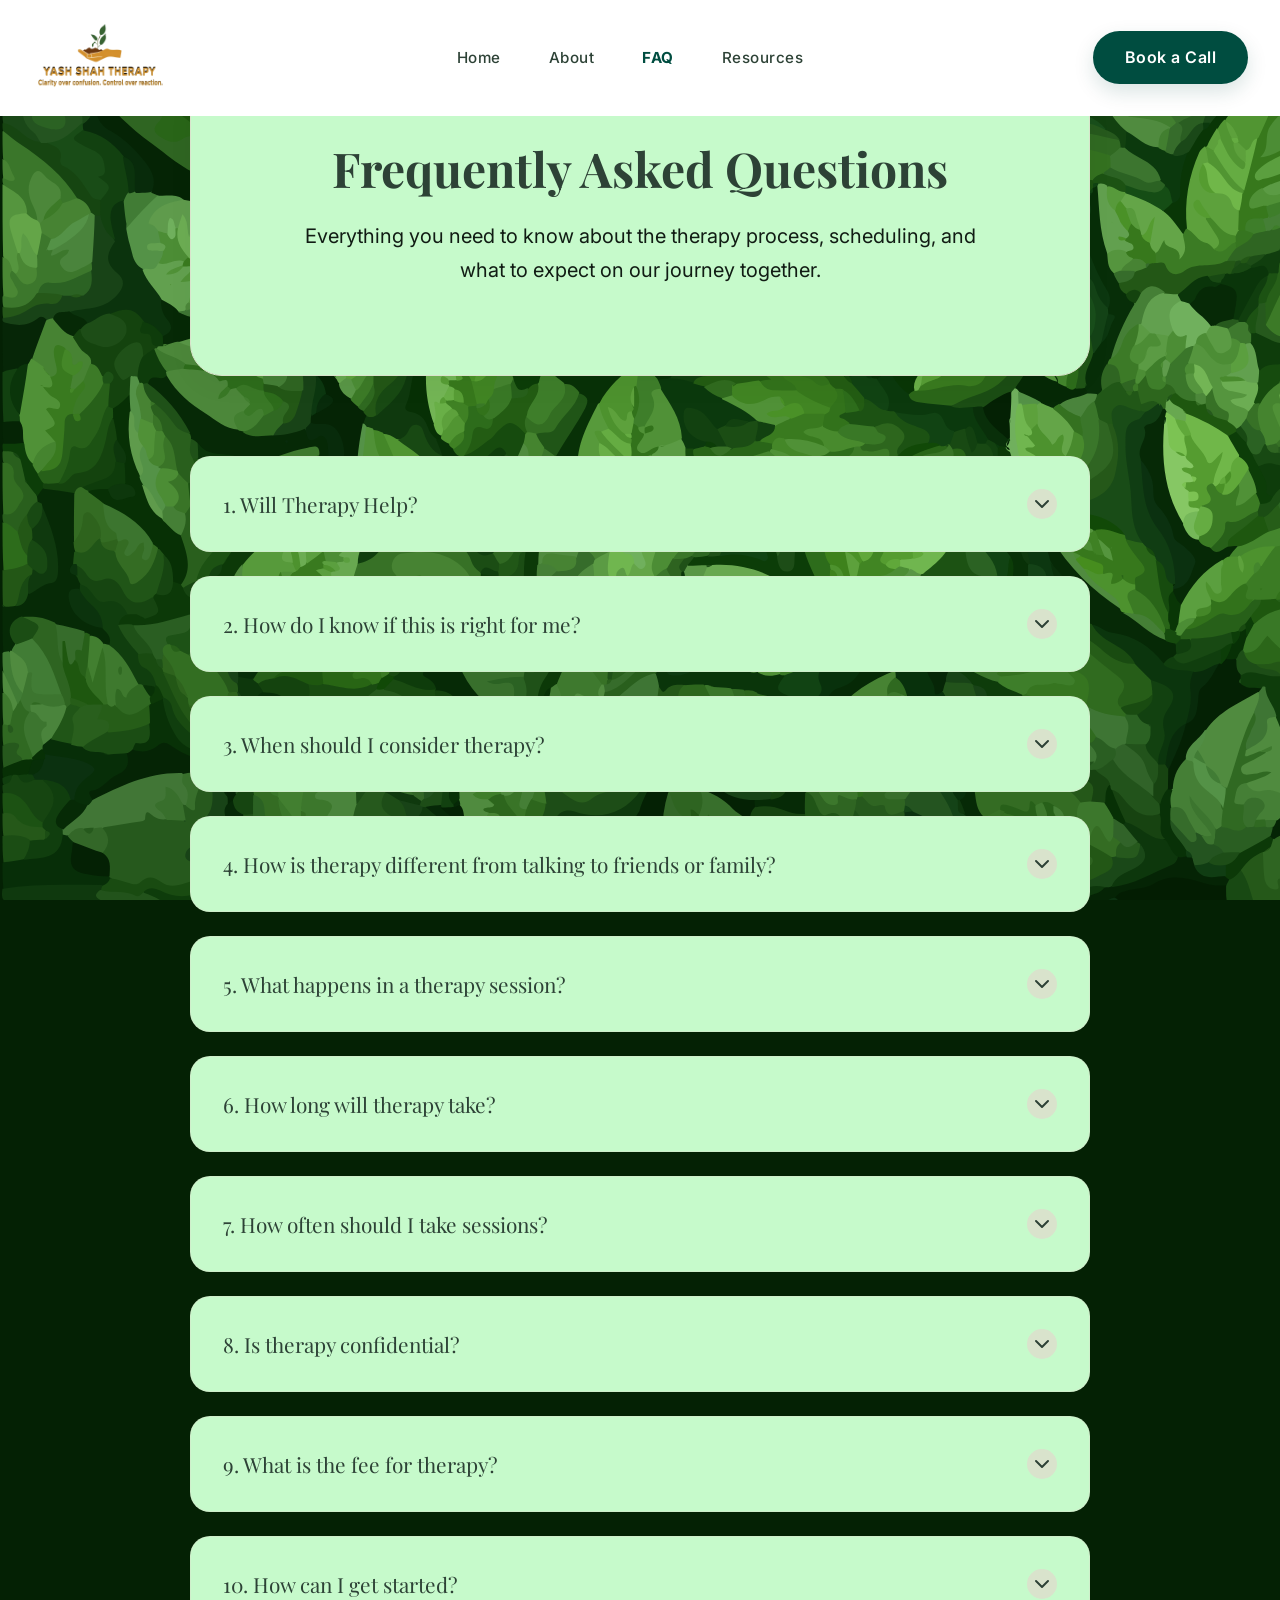
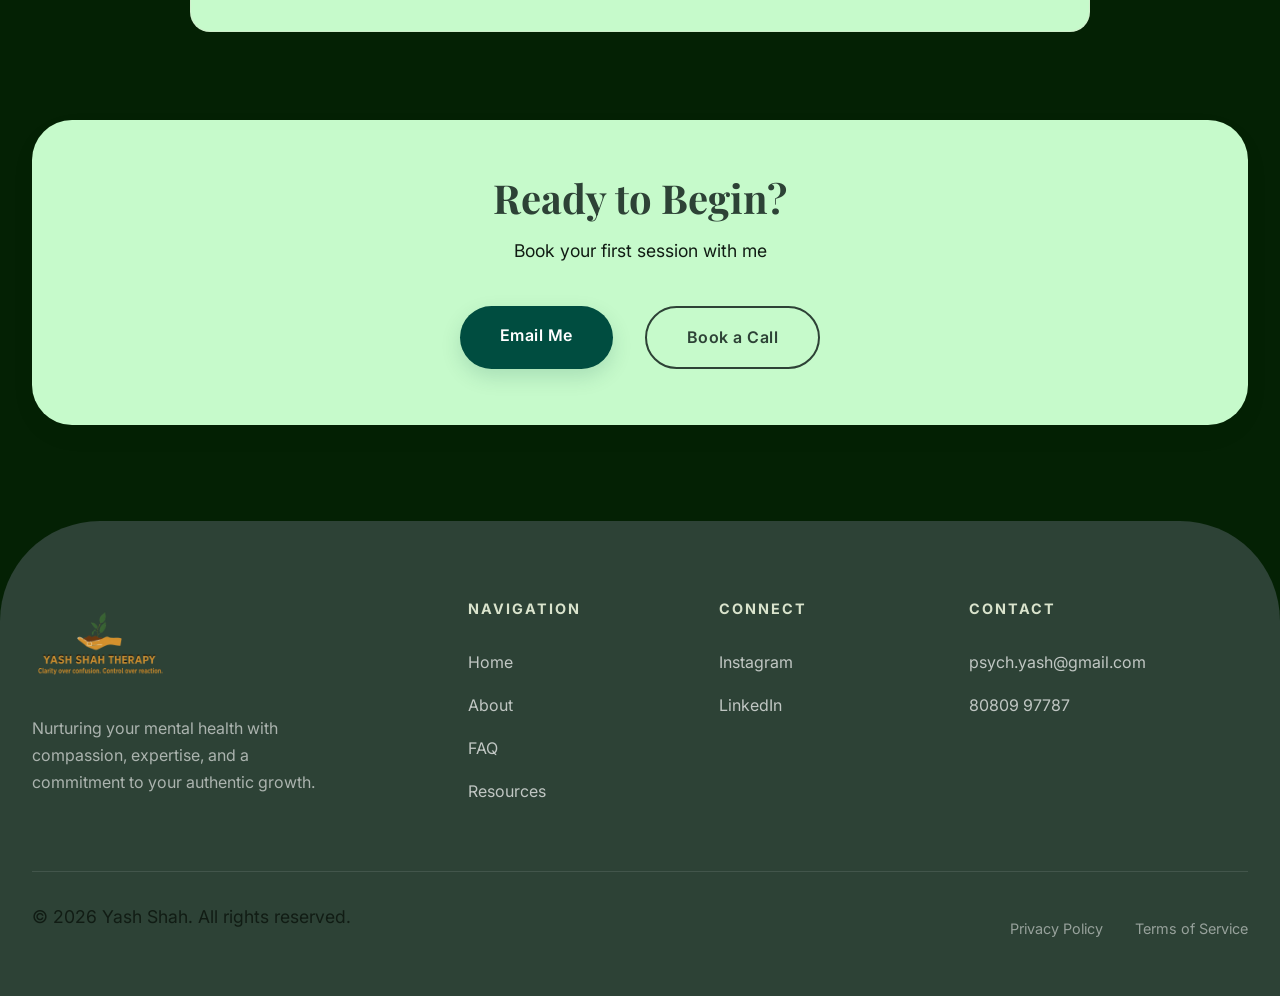
<file: faq.html>
<!DOCTYPE html>
<html lang="en">
<head>
    <meta charset="UTF-8">
    <meta name="viewport" content="width=device-width, initial-scale=1.0">
    <title>Frequently Asked Questions | Yash Shah Therapy</title>
    <meta name="description" content="Common questions about therapy sessions and mental health support with Counseling Psychologist Yash Shah. Find answers to help you get started.">
    <meta name="keywords" content="Therapy FAQ, Yash Shah, Counseling Psychologist, therapy sessions, mental health support">
    
    <!-- Google Fonts -->
    <link rel="preconnect" href="https://fonts.googleapis.com">
    <link rel="preconnect" href="https://fonts.gstatic.com" crossorigin>
    <link href="https://fonts.googleapis.com/css2?family=Inter:wght@300;400;500;600&family=Playfair+Display:ital,wght@0,400;0,700;1,400;1,700&display=swap" rel="stylesheet">
    
    <!-- Shared CSS -->
    <link rel="stylesheet" href="style.css">
</head>
<body>

    <!-- Nav -->
    <nav id="main-nav" aria-label="Main Navigation">
        <div class="container nav-content">
            <a href="index.html" class="logo" aria-label="Home" style="display: flex; align-items: center;">
                <img src="new better logo.png" alt="Yash Shah Therapy Logo" style="height: 90px; width: auto; object-fit: contain;">
            </a>
            <div class="nav-links">
                <a href="index.html">Home</a>
                <a href="about.html">About</a>
                <a href="faq.html">FAQ</a>
                <a href="resources.html">Resources</a>
            </div>
            <a href="https://wa.me/918080997787" class="btn" style="padding: 0.8rem 2rem;">Book a Call</a>
        </div>
    </nav>

    <main id="main-content">
    <!-- FAQ Content -->
    <section class="section-padding" style="margin-top: 0; min-height: 80vh; display: flex; align-items: center; background-color: transparent; position: relative; overflow: hidden; padding-bottom: 2rem;">
        
        <div class="container" style="position: relative; z-index: 10;">
            <div class="card reveal" style="padding: 4rem; margin-bottom: 5rem; background: var(--card-bg); text-align: center; max-width: 900px; margin-left: auto; margin-right: auto;">
                <div class="section-header" style="margin-bottom: 0;">
                    <h1 style="font-size: 3rem; margin-bottom: 1.5rem;">Frequently Asked Questions</h1>
                    <p style="font-size: 1.25rem; color: var(--text-muted);">Everything you need to know about the therapy process, scheduling, and what to expect on our journey together.</p>
                </div>
            </div>

            <div style="max-width: 900px; margin: 0 auto;">
                <div class="faq-item reveal">
                    <button class="faq-question">
                        1. Will Therapy Help?
                        <span class="faq-icon"><svg width="24" height="24" viewBox="0 0 24 24" fill="none" stroke="currentColor" stroke-width="2" stroke-linecap="round" stroke-linejoin="round"><path d="M6 9l6 6 6-6"/></svg></span>
                    </button>
                    <div class="faq-answer">
                        <p>You don’t need to be completely sure for therapy to work.</p>
                        <p>Most people start with doubts—and often feel anxious, overwhelmed, or stuck.</p>
                        <p>Many of the people I work with are already self-aware. They’ve thought a lot about their problems, tried to figure things out on their own, and still feel like they’re going in circles.</p>
                        <p>My approach focuses on helping you step out of that emotional fog—so you’re not constantly reacting or feeling pulled in different directions. We work on bringing clarity and structure to what you’re experiencing, so you can look at your thoughts, choices, and situations more calmly and objectively.</p>
                        <p>From there, it becomes easier to organize what’s going on, make clearer decisions, and respond in a more grounded and deliberate way.</p>
                        <p>That said, therapy isn’t automatic. It works best when there’s the right fit, honest conversations, and a willingness to look at what’s not working.</p>
                        <p><strong>If you’re open to that process, therapy can help you feel more in control, clearer in your decisions, and more steady in your day-to-day life.</strong></p>
                        <div style="margin-top: 1.5rem;">
                            <a href="https://wa.me/918080997787" class="btn">Book your first session</a>
                        </div>
                    </div>
                </div>

                <div class="faq-item reveal">
                    <button class="faq-question">
                        2. How do I know if this is right for me?
                        <span class="faq-icon"><svg width="24" height="24" viewBox="0 0 24 24" fill="none" stroke="currentColor" stroke-width="2" stroke-linecap="round" stroke-linejoin="round"><path d="M6 9l6 6 6-6"/></svg></span>
                    </button>
                    <div class="faq-answer">
                        <p>If you feel stuck in your head, overwhelmed, or constantly overthinking but not getting anywhere—this will likely help.</p>
                        <p>Most of the people I work with already understand their problems. The issue isn’t lack of awareness—it’s feeling stuck despite it.</p>
                        <p>You don’t need a perfect explanation or a “serious enough” reason to start.<br>
                        If something feels off or difficult to handle on your own, that’s enough.</p>
                        <p>The simplest way to decide is to try one session.<br>
                        If it helps you see things more clearly and feel more in control, you’ll know you’re in the right place.</p>
                        <p><strong>“You don’t have to be completely sure to start.”</strong></p>
                        <div style="margin-top: 1.5rem;">
                            <a href="https://wa.me/918080997787" class="btn">Book your first session</a>
                        </div>
                    </div>
                </div>

                <div class="faq-item reveal">
                    <button class="faq-question">
                        3. When should I consider therapy?
                        <span class="faq-icon"><svg width="24" height="24" viewBox="0 0 24 24" fill="none" stroke="currentColor" stroke-width="2" stroke-linecap="round" stroke-linejoin="round"><path d="M6 9l6 6 6-6"/></svg></span>
                    </button>
                    <div class="faq-answer">
                        <p>There’s no “right time” or “right kind of problem” to start therapy.<br>
                        Some people come in during major life challenges. Others come because they feel stuck, overwhelmed, directionless, or not like themselves.</p>
                        <p>Often, it’s less about how big the problem is—and more about how long you’ve been trying to deal with it on your own without clarity.<br>
                        You don’t need to have everything figured out or clearly defined.<br>
                        If something feels confusing, heavy, or difficult to handle on your own, it’s worth exploring.</p>
                        <p><strong>“You don’t have to wait for things to get worse to start.”</strong></p>
                    </div>
                </div>

                <div class="faq-item reveal">
                    <button class="faq-question">
                        4. How is therapy different from talking to friends or family?
                        <span class="faq-icon"><svg width="24" height="24" viewBox="0 0 24 24" fill="none" stroke="currentColor" stroke-width="2" stroke-linecap="round" stroke-linejoin="round"><path d="M6 9l6 6 6-6"/></svg></span>
                    </button>
                    <div class="faq-answer">
                        <p>Talking to friends or family can feel helpful—but it often keeps you in the same loop.<br>
                        They’re emotionally involved, may take sides, give advice, or respond based on their own perspective.</p>
                        <p>Therapy is different.<br>
                        It’s a neutral space where we step back from the situation, break down what’s actually happening, and bring clarity to how you’re thinking and reacting.</p>
                        <p>The goal isn’t just to feel better in the moment—but to understand patterns and respond more clearly moving forward.</p>
                        <p><strong>“Sometimes, what we need isn’t more opinions—it’s clearer understanding.”</strong></p>
                    </div>
                </div>

                <div class="faq-item reveal">
                    <button class="faq-question">
                        5. What happens in a therapy session?
                        <span class="faq-icon"><svg width="24" height="24" viewBox="0 0 24 24" fill="none" stroke="currentColor" stroke-width="2" stroke-linecap="round" stroke-linejoin="round"><path d="M6 9l6 6 6-6"/></svg></span>
                    </button>
                    <div class="faq-answer">
                        <p>Sessions aren’t just about talking.<br>
                        Yes, you’ll share what’s been going on—but we’ll actively break down what’s happening beneath it.</p>
                        <p>We look at how your thoughts and emotions are interacting, where you’re getting stuck, and what patterns are repeating.</p>
                        <p>The goal is to help you step out of emotional overwhelm, think more clearly, and respond more intentionally—not just keep going in the same loops.<br>
                        It’s a collaborative process—we work through it together.</p>
                        <p><strong>“You don’t need to prepare anything in advance—just come as you are.”</strong></p>
                    </div>
                </div>

                <div class="faq-item reveal">
                    <button class="faq-question">
                        6. How long will therapy take?
                        <span class="faq-icon"><svg width="24" height="24" viewBox="0 0 24 24" fill="none" stroke="currentColor" stroke-width="2" stroke-linecap="round" stroke-linejoin="round"><path d="M6 9l6 6 6-6"/></svg></span>
                    </button>
                    <div class="faq-answer">
                        <p>There’s no fixed timeline—it depends on what you’re dealing with.<br>
                        But therapy isn’t meant to go on endlessly.</p>
                        <p>Most people begin to get clarity within the first few sessions. From there, we work in a focused way to understand what’s keeping you stuck, step out of those patterns, and build clearer ways of thinking and responding.</p>
                        <p>Some people come for a short phase to work through a specific issue. Others stay longer to create deeper, lasting change.<br>
                        Either way, the process is structured—and we’ll keep track of progress so you know exactly where you stand.</p>
                        <p><strong>“The goal is not to keep you in therapy—it’s to help you reach a point where you don’t need it.”</strong></p>
                    </div>
                </div>

                <div class="faq-item reveal">
                    <button class="faq-question">
                        7. How often should I take sessions?
                        <span class="faq-icon"><svg width="24" height="24" viewBox="0 0 24 24" fill="none" stroke="currentColor" stroke-width="2" stroke-linecap="round" stroke-linejoin="round"><path d="M6 9l6 6 6-6"/></svg></span>
                    </button>
                    <div class="faq-answer">
                        <p>Most people start with weekly sessions.<br>
                        That consistency is important—because clarity builds over time, not in isolated conversations.</p>
                        <p>Once things start making sense and you feel more in control, we can reduce the frequency.<br>
                        The aim is not long-term dependency, but helping you reach a point where you can handle things more clearly on your own.<br>
                        <strong>In some cases, we may adjust frequency based on urgency or specific goals.</strong></p>
                    </div>
                </div>

                <div class="faq-item reveal">
                    <button class="faq-question">
                        8. Is therapy confidential?
                        <span class="faq-icon"><svg width="24" height="24" viewBox="0 0 24 24" fill="none" stroke="currentColor" stroke-width="2" stroke-linecap="round" stroke-linejoin="round"><path d="M6 9l6 6 6-6"/></svg></span>
                    </button>
                    <div class="faq-answer">
                        <p>Yes—what you share in therapy is kept confidential.<br>
                        This is a space where you can speak openly without fear of judgment or your personal information being shared.</p>
                        <p>The only rare exceptions are situations where there is a risk of serious harm to you or someone else, or if required by law. If that ever becomes relevant, it would be discussed with you transparently.</p>
                        <p>For the most part, you can expect a private, safe space to talk honestly about what’s going on.<br>
                        <strong>Your privacy is taken seriously and handled with care.</strong></p>
                    </div>
                </div>

                <div class="faq-item reveal">
                    <button class="faq-question">
                        9. What is the fee for therapy?
                        <span class="faq-icon"><svg width="24" height="24" viewBox="0 0 24 24" fill="none" stroke="currentColor" stroke-width="2" stroke-linecap="round" stroke-linejoin="round"><path d="M6 9l6 6 6-6"/></svg></span>
                    </button>
                    <div class="faq-answer">
                        <p>The fee for an individual session is ₹1800 (50–60 minutes).<br>
                        Therapy is a structured process rather than a one-time conversation. We usually begin with a few sessions to properly understand what’s going on and work towards clarity.</p>
                        <p>Some clients choose to commit to an initial set of sessions to build momentum, after which we can decide how to continue.<br>
                        <strong>If you’re unsure, you can begin with a session and take it from there.</strong></p>
                    </div>
                </div>

                <div class="faq-item reveal">
                    <button class="faq-question">
                        10. How can I get started?
                        <span class="faq-icon"><svg width="24" height="24" viewBox="0 0 24 24" fill="none" stroke="currentColor" stroke-width="2" stroke-linecap="round" stroke-linejoin="round"><path d="M6 9l6 6 6-6"/></svg></span>
                    </button>
                    <div class="faq-answer">
                        <p>You can reach out via WhatsApp or email using the contact details provided.<br>
                        From there, we’ll find a suitable time for your first session based on your availability.<br>
                        Sessions are conducted online via Google Meet.<br>
                        If you have any questions before starting, feel free to ask.</p>
                        <p><strong>You don’t need to have everything figured out before reaching out. You can simply take the first step.</strong></p>
                    </div>
                </div>
            </div>

        </div>
    </section>

    <!-- CTA Section -->
    <section style="padding: 2rem 0 6rem; background-color: transparent; position: relative; z-index: 10;">
        <div class="container">
            <div id="contact" style="background: var(--card-bg); padding: 3.5rem 2rem; border-radius: 40px; text-align: center; box-shadow: var(--shadow-soft);" class="reveal">
                <h2 style="font-size: 2.5rem; margin-bottom: 1rem;">Ready to Begin?</h2>
                <p style="margin-bottom: 2.5rem; max-width: 600px; margin-left: auto; margin-right: auto; font-size: 1.1rem;">Book your first session with me</p>
                <div style="display: flex; justify-content: center; gap: 2rem; flex-wrap: wrap;">
                    <a href="mailto:psych.yash@gmail.com" class="btn" style="padding: 1rem 2.5rem;">Email Me</a>
                    <a href="https://wa.me/918080997787" class="btn btn-outline" style="padding: 1rem 2.5rem; border-color: var(--primary); color: var(--primary);">Book a Call</a>
                </div>
            </div>
        </div>
    </section>
    </main>

    <!-- Footer -->
    <footer>
        <svg class="deco-svg deco-leaf-2" style="bottom: 0; right: 0; opacity: 0.15; width: 400px;" viewBox="0 0 100 100"><path d="M50 0C50 0 80 20 80 50C80 80 50 100 50 100C50 100 20 80 20 50C20 20 50 0 50 0Z" fill="currentColor"/></svg>
        <div class="container">
            <div class="footer-grid">
                <div class="footer-column">
                    <div class="footer-logo" style="display: inline-block; margin-bottom: 1.5rem;">
                        <img src="new better logo.png" alt="Yash Shah Therapy Logo" style="height: 90px; width: auto; object-fit: contain; vertical-align: middle;">
                    </div>
                    <p style="color: rgba(255,255,255,0.6); max-width: 300px; font-size: 1rem;">Nurturing your mental health with compassion, expertise, and a commitment to your authentic growth.</p>
                </div>
                <div class="footer-column">
                    <h2 style="color: var(--secondary); font-family: var(--font-sans); font-size: 0.9rem; text-transform: uppercase; letter-spacing: 2px; margin-bottom: 2rem;">Navigation</h2>
                    <ul class="footer-links">
                        <li><a href="index.html">Home</a></li>
                        <li><a href="about.html">About</a></li>
                        <li><a href="faq.html">FAQ</a></li>
                        <li><a href="resources.html">Resources</a></li>
                    </ul>
                </div>
                <div class="footer-column">
                    <h2 style="color: var(--secondary); font-family: var(--font-sans); font-size: 0.9rem; text-transform: uppercase; letter-spacing: 2px; margin-bottom: 2rem;">Connect</h2>
                    <ul class="footer-links">
                        <li><a href="https://instagram.com/shah_yash93" target="_blank" rel="noopener noreferrer">Instagram</a></li>
                        <li><a href="https://www.linkedin.com/in/yash-shah-758206165" target="_blank" rel="noopener noreferrer">LinkedIn</a></li>
                    </ul>
                </div>
                <div class="footer-column">
                    <h2 style="color: var(--secondary); font-family: var(--font-sans); font-size: 0.9rem; text-transform: uppercase; letter-spacing: 2px; margin-bottom: 2rem;">Contact</h2>
                    <ul class="footer-links">

                        <li><a href="mailto:psych.yash@gmail.com">psych.yash@gmail.com</a></li>
                        <li><a href="https://wa.me/918080997787">80809 97787</a></li>
                    </ul>
                </div>
            </div>
            <div class="footer-bottom">
                <p>&copy; 2026 Yash Shah. All rights reserved.</p>
                <div style="display: flex; gap: 2rem;">
                    <a href="privacy.html" style="color: inherit;">Privacy Policy</a>
                    <a href="terms.html" style="color: inherit;">Terms of Service</a>
                </div>
            </div>
        </div>
    </footer>

    <!-- Shared JS -->
    <script src="script.js"></script>
</body>
</html>
</file>
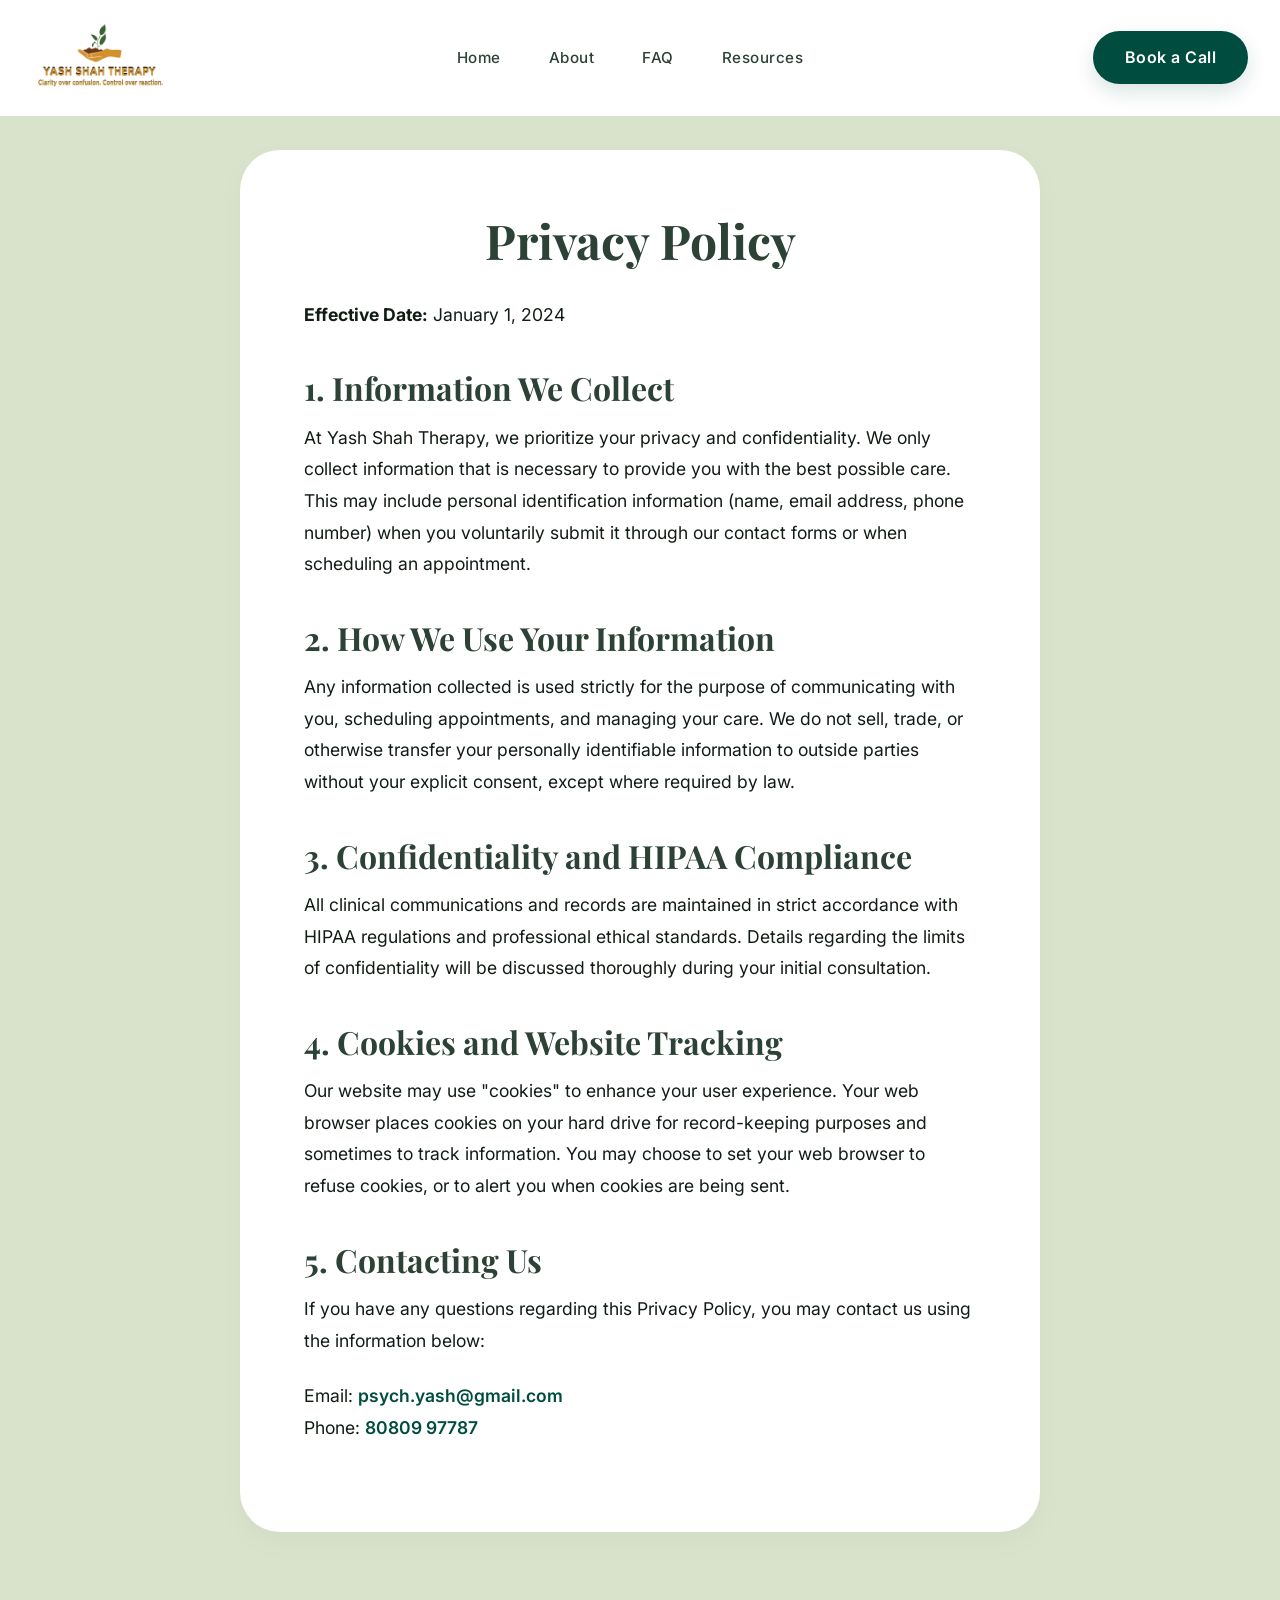
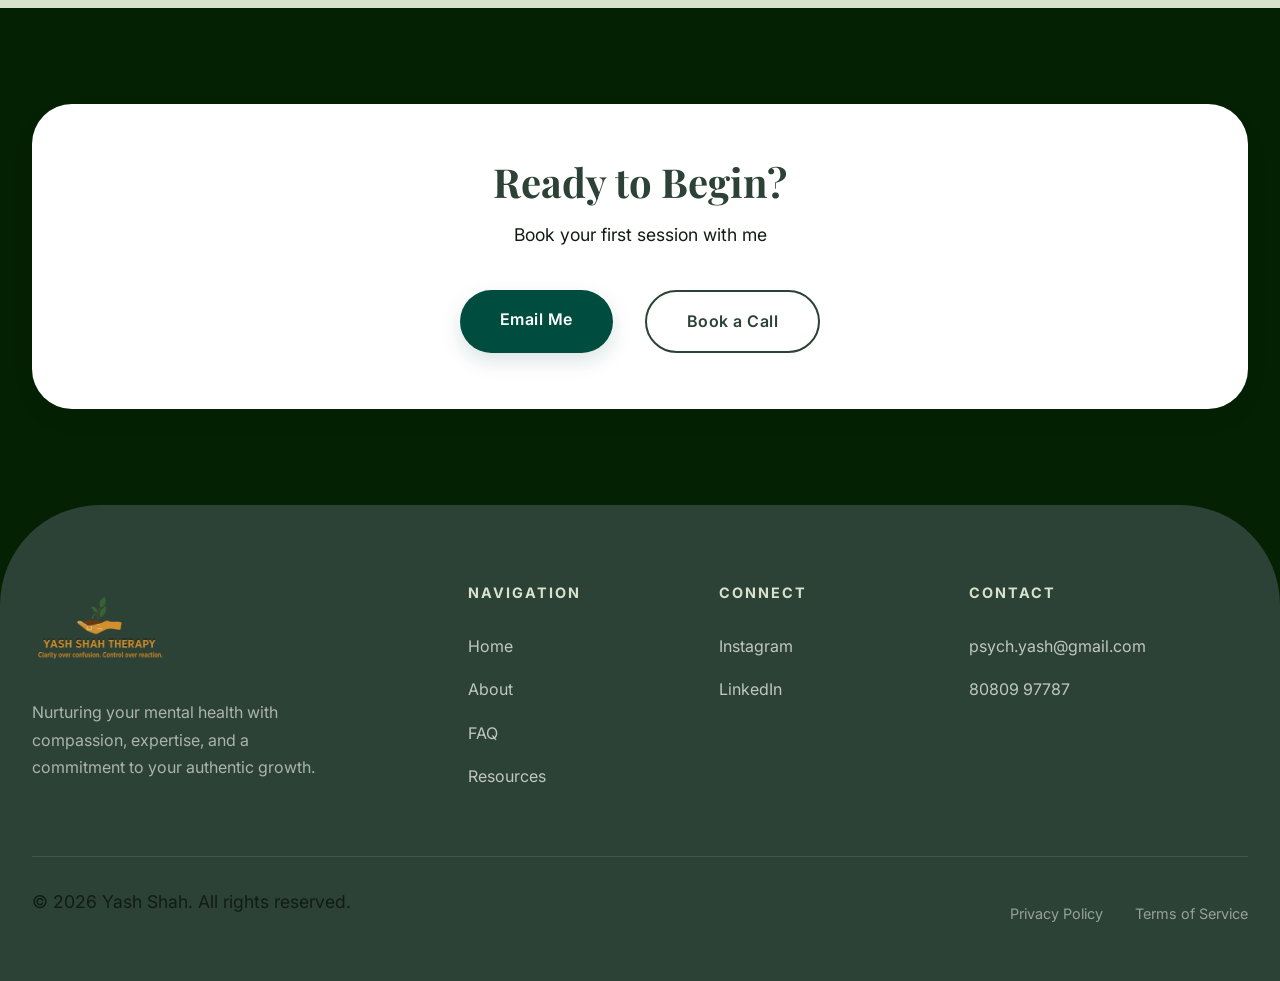
<file: privacy.html>
<!DOCTYPE html>
<html lang="en">
<head>
    <meta charset="UTF-8">
    <meta name="viewport" content="width=device-width, initial-scale=1.0">
    <title>Privacy Policy | Yash Shah Therapy</title>
    <meta name="description" content="Privacy Policy and data handling practices for Yash Shah Therapy.">
    
    <!-- Google Fonts -->
    <link rel="preconnect" href="https://fonts.googleapis.com">
    <link rel="preconnect" href="https://fonts.gstatic.com" crossorigin>
    <link href="https://fonts.googleapis.com/css2?family=Inter:wght@300;400;500;600&family=Playfair+Display:ital,wght@0,400;0,700;1,400;1,700&display=swap" rel="stylesheet">
    
    <!-- Shared CSS -->
    <link rel="stylesheet" href="style.css">
</head>
<body>

    <!-- Nav -->
    <nav id="main-nav" aria-label="Main Navigation">
        <div class="container nav-content">
            <a href="index.html" class="logo" aria-label="Home" style="display: flex; align-items: center;">
                <img src="new better logo.png" alt="Yash Shah Therapy Logo" style="height: 90px; width: auto; object-fit: contain;">
            </a>
            <div class="nav-links">
                <a href="index.html">Home</a>
                <a href="about.html">About</a>
                <a href="faq.html">FAQ</a>
                <a href="resources.html">Resources</a>
            </div>
            <a href="https://wa.me/918080997787" class="btn" style="padding: 0.8rem 2rem;">Book a Call</a>
        </div>
    </nav>

    <!-- Page Content -->
    <section class="section-padding" style="margin-top: 0; min-height: 100vh; display: flex; align-items: center; background-color: var(--secondary); position: relative; overflow: hidden; padding-top: 150px;">
        
        <div class="container" style="position: relative; z-index: 10;">
            <div style="max-width: 800px; margin: 0 auto; background: var(--white); padding: 4rem; border-radius: 40px; box-shadow: var(--shadow-soft);" class="reveal">
                <h1 style="font-size: 3rem; margin-bottom: 2rem; text-align: center;">Privacy Policy</h1>
                
                <div style="color: var(--text-muted); font-size: 1.05rem; line-height: 1.8;">
                    <p style="margin-bottom: 1.5rem;"><strong>Effective Date:</strong> January 1, 2024</p>
                    
                    <h3 style="color: var(--primary); margin-top: 2.5rem; margin-bottom: 1rem;">1. Information We Collect</h3>
                    <p style="margin-bottom: 1.5rem;">At Yash Shah Therapy, we prioritize your privacy and confidentiality. We only collect information that is necessary to provide you with the best possible care. This may include personal identification information (name, email address, phone number) when you voluntarily submit it through our contact forms or when scheduling an appointment.</p>

                    <h3 style="color: var(--primary); margin-top: 2.5rem; margin-bottom: 1rem;">2. How We Use Your Information</h3>
                    <p style="margin-bottom: 1.5rem;">Any information collected is used strictly for the purpose of communicating with you, scheduling appointments, and managing your care. We do not sell, trade, or otherwise transfer your personally identifiable information to outside parties without your explicit consent, except where required by law.</p>

                    <h3 style="color: var(--primary); margin-top: 2.5rem; margin-bottom: 1rem;">3. Confidentiality and HIPAA Compliance</h3>
                    <p style="margin-bottom: 1.5rem;">All clinical communications and records are maintained in strict accordance with HIPAA regulations and professional ethical standards. Details regarding the limits of confidentiality will be discussed thoroughly during your initial consultation.</p>

                    <h3 style="color: var(--primary); margin-top: 2.5rem; margin-bottom: 1rem;">4. Cookies and Website Tracking</h3>
                    <p style="margin-bottom: 1.5rem;">Our website may use "cookies" to enhance your user experience. Your web browser places cookies on your hard drive for record-keeping purposes and sometimes to track information. You may choose to set your web browser to refuse cookies, or to alert you when cookies are being sent.</p>

                    <h3 style="color: var(--primary); margin-top: 2.5rem; margin-bottom: 1rem;">5. Contacting Us</h3>
                    <p style="margin-bottom: 1.5rem;">If you have any questions regarding this Privacy Policy, you may contact us using the information below:</p>
                    <p style="margin-bottom: 1.5rem;">Email: <a href="mailto:psych.yash@gmail.com" style="color: var(--tertiary); font-weight: 600;">psych.yash@gmail.com</a><br>Phone: <a href="https://wa.me/918080997787" style="color: var(--tertiary); font-weight: 600;">80809 97787</a></p>
                </div>
            </div>
        </div>
    </section>

    <!-- CTA Section -->
    <section style="padding: 6rem 0; background-color: transparent; position: relative; z-index: 10;">
        <div class="container">
            <div id="contact" style="background: var(--white); padding: 3.5rem 2rem; border-radius: 40px; text-align: center; box-shadow: var(--shadow-soft);" class="reveal">
                <h2 style="font-size: 2.5rem; margin-bottom: 1rem;">Ready to Begin?</h2>
                <p style="margin-bottom: 2.5rem; max-width: 600px; margin-left: auto; margin-right: auto; font-size: 1.1rem;">Book your first session with me</p>
                <div style="display: flex; justify-content: center; gap: 2rem; flex-wrap: wrap;">
                    <a href="mailto:psych.yash@gmail.com" class="btn" style="padding: 1rem 2.5rem;">Email Me</a>
                    <a href="https://wa.me/918080997787" class="btn btn-outline" style="padding: 1rem 2.5rem; border-color: var(--primary); color: var(--primary);">Book a Call</a>
                </div>
            </div>
        </div>
    </section>

    <!-- Footer -->
    <footer>
        <div class="container">
            <div class="footer-grid">
                <div class="footer-column">
                    <div class="footer-logo" style="display: inline-block; margin-bottom: 1.5rem;">
                        <img src="new better logo.png" alt="Yash Shah Therapy Logo" style="height: 90px; width: auto; object-fit: contain; vertical-align: middle;">
                    </div>
                    <p style="color: rgba(255,255,255,0.6); max-width: 300px; font-size: 1rem;">Nurturing your mental health with compassion, expertise, and a commitment to your authentic growth.</p>
                </div>
                <div class="footer-column">
                    <h4>Navigation</h4>
                    <ul class="footer-links">
                        <li><a href="index.html">Home</a></li>
                        <li><a href="about.html">About</a></li>
                        <li><a href="faq.html">FAQ</a></li>
                        <li><a href="resources.html">Resources</a></li>
                    </ul>
                </div>
                <div class="footer-column">
                    <h4>Connect</h4>
                    <ul class="footer-links">
                        <li><a href="https://instagram.com/shah_yash93" target="_blank" rel="noopener noreferrer">Instagram</a></li>
                        <li><a href="https://www.linkedin.com/in/yash-shah-758206165" target="_blank" rel="noopener noreferrer">LinkedIn</a></li>
                    </ul>
                </div>
                <div class="footer-column">
                    <h4>Contact</h4>
                    <ul class="footer-links">

                        <li><a href="mailto:psych.yash@gmail.com">psych.yash@gmail.com</a></li>
                        <li><a href="https://wa.me/918080997787">80809 97787</a></li>
                    </ul>
                </div>
            </div>
            <div class="footer-bottom">
                <p>&copy; 2026 Yash Shah. All rights reserved.</p>
                <div style="display: flex; gap: 2rem;">
                    <a href="privacy.html" style="color: inherit;">Privacy Policy</a>
                    <a href="terms.html" style="color: inherit;">Terms of Service</a>
                </div>
            </div>
        </div>
    </footer>

    <!-- Shared JS -->
    <script src="script.js"></script>
</body>
</html>
</file>
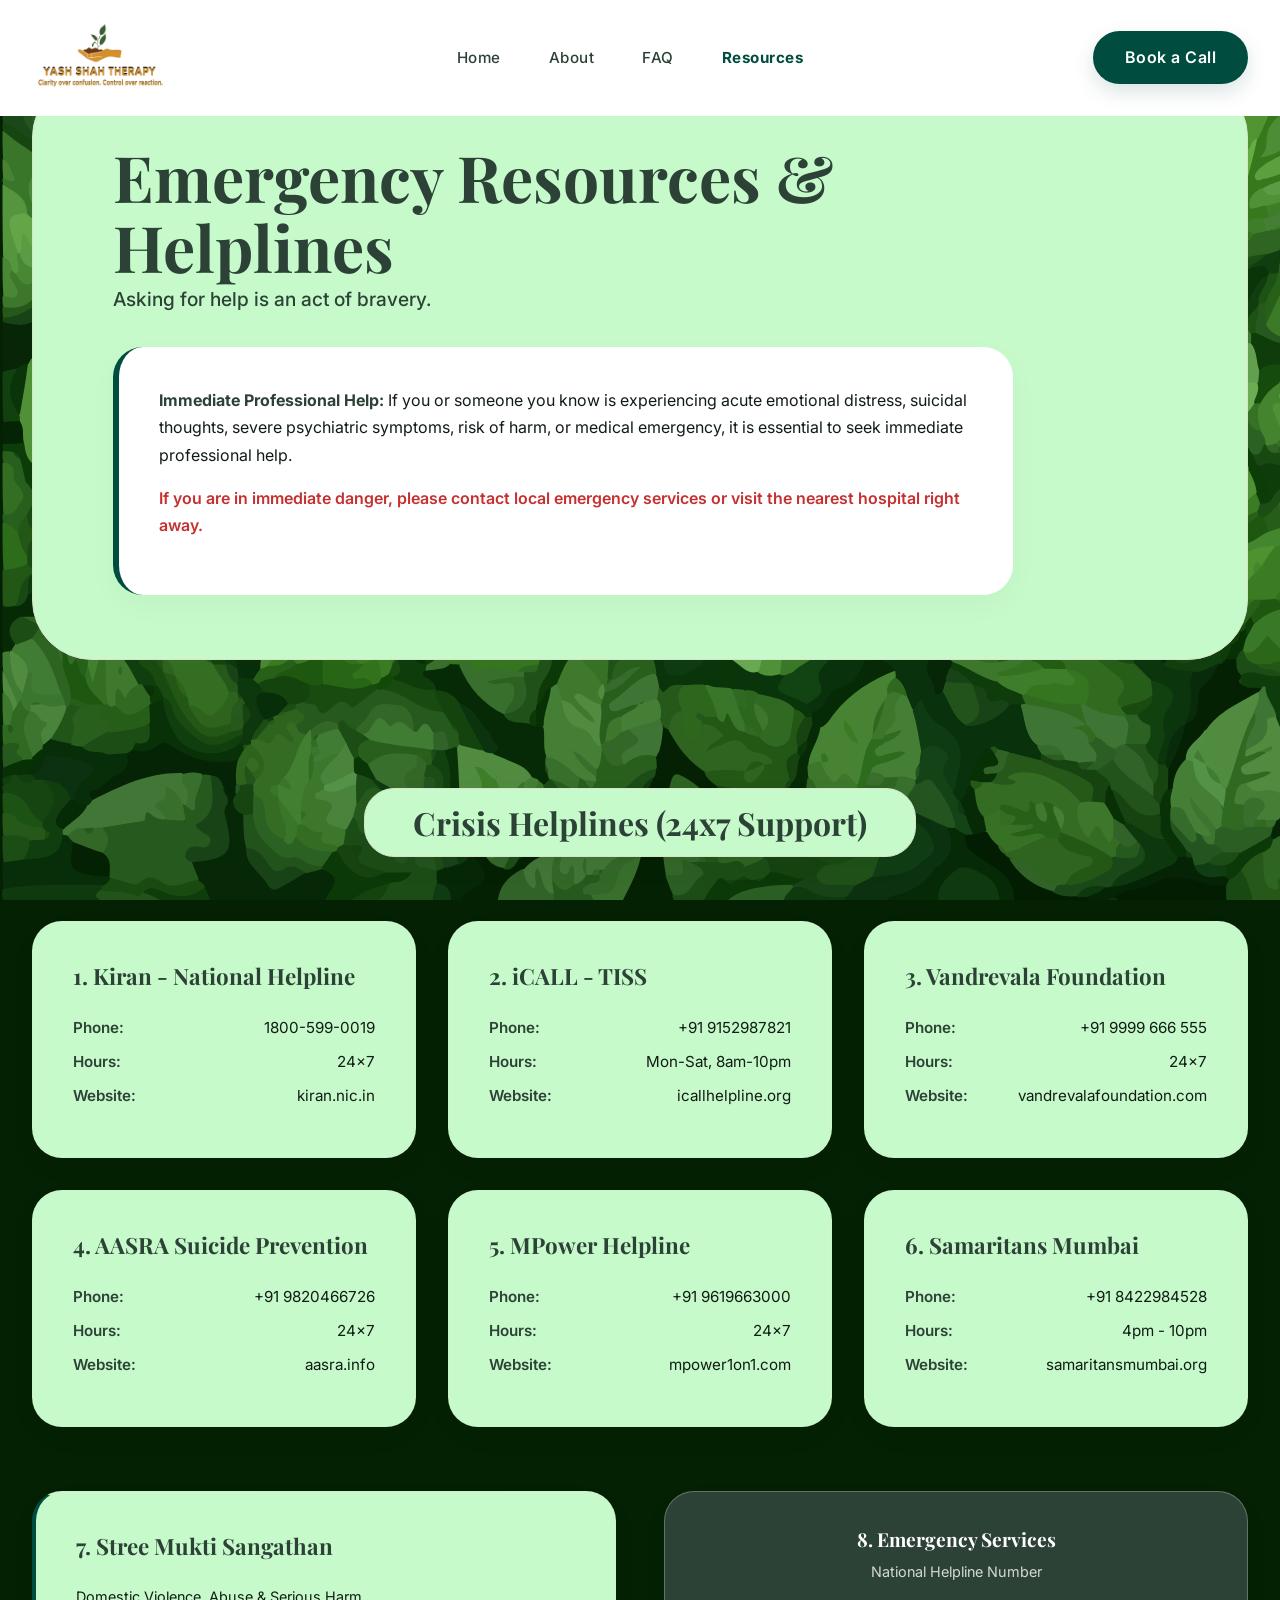
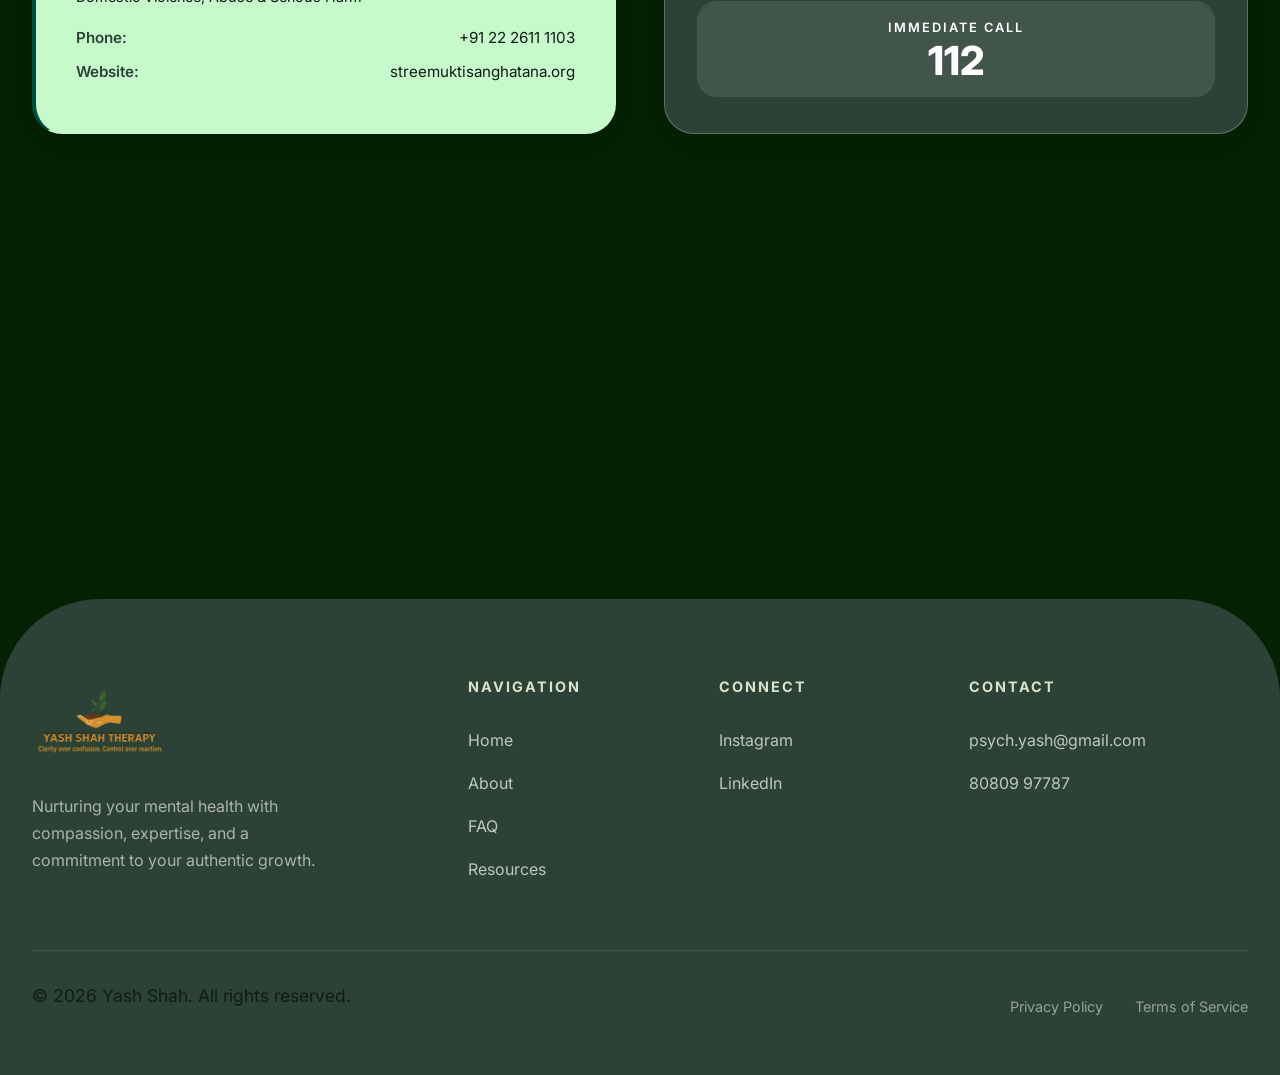
<file: resources.html>
<!DOCTYPE html>
<html lang="en">
<head>
    <meta charset="UTF-8">
    <meta name="viewport" content="width=device-width, initial-scale=1.0">
    <title>Wellness Resources & Emergency Helplines | Yash Shah Therapy</title>
    <meta name="description" content="A curated collection of mental health resources and emergency crisis helplines compiled by Counseling Psychologist Yash Shah.">
    <meta name="keywords" content="Wellness Resources, Crisis Helplines, Mental Health, Yash Shah, Counseling Psychologist">
    
    <!-- Google Fonts -->
    <link rel="preconnect" href="https://fonts.googleapis.com">
    <link rel="preconnect" href="https://fonts.gstatic.com" crossorigin>
    <link href="https://fonts.googleapis.com/css2?family=Inter:wght@300;400;500;600&family=Playfair+Display:ital,wght@0,400;0,700;1,400;1,700&display=swap" rel="stylesheet">
    
    <!-- Shared CSS -->
    <link rel="stylesheet" href="style.css">
</head>
<body>

    <!-- Nav -->
    <nav id="main-nav" aria-label="Main Navigation">
        <div class="container nav-content">
            <a href="index.html" class="logo" aria-label="Home" style="display: flex; align-items: center;">
                <img src="new better logo.png" alt="Yash Shah Therapy Logo" style="height: 90px; width: auto; object-fit: contain;">
            </a>
            <div class="nav-links">
                <a href="index.html">Home</a>
                <a href="about.html">About</a>
                <a href="faq.html">FAQ</a>
                <a href="resources.html">Resources</a>
            </div>
            <a href="https://wa.me/918080997787" class="btn" style="padding: 0.8rem 2rem;">Book a Call</a>
        </div>
    </nav>

    <main id="main-content">
    <!-- Resources Content -->
    <section class="section-padding" style="margin-top: 0; min-height: 80vh; display: flex; align-items: center; background-color: transparent; position: relative; overflow: hidden; padding-bottom: 2rem;">
        
        <div class="container" style="position: relative; z-index: 10;">
            <!-- Emergency Section -->
            <div class="emergency-section reveal" style="margin-bottom: 8rem;">
                <div class="emergency-info" style="max-width: 900px; margin-bottom: 0;">
                    <h1 class="long-heading">Emergency Resources & Helplines</h1>
                    <p style="font-size: 1.2rem; color: var(--primary); font-weight: 500; margin-bottom: 2rem;">Asking for help is an act of bravery.</p>
                    <div class="emergency-note">
                        <p><strong>Immediate Professional Help:</strong> If you or someone you know is experiencing acute emotional distress, suicidal thoughts, severe psychiatric symptoms, risk of harm, or medical emergency, it is essential to seek immediate professional help.</p>
                        <p style="margin-top: 1rem; color: #c53030; font-weight: 600;">If you are in immediate danger, please contact local emergency services or visit the nearest hospital right away.</p>
                    </div>
                </div>
            </div>

            <!-- Helplines Section -->
            <div class="reveal" style="text-align: center;">
                <div class="card" style="display: inline-block; padding: 1rem 3rem; margin-bottom: 4rem; background: var(--card-bg); border-radius: 30px;">
                    <h2 style="margin-bottom: 0; color: var(--primary); font-size: 2rem;">Crisis Helplines (24x7 Support)</h2>
                </div>
            </div>
            <div class="reveal">
                <div class="emergency-grid">
                    <div class="helpline-card">
                        <h3>1. Kiran - National Helpline</h3>
                        <div class="helpline-details">
                            <p><strong>Phone:</strong> 1800-599-0019</p>
                            <p><strong>Hours:</strong> 24x7</p>
                            <p><strong>Website:</strong> <a href="https://kiran.nic.in" target="_blank" rel="noopener noreferrer">kiran.nic.in</a></p>
                        </div>
                    </div>

                    <div class="helpline-card">
                        <h3>2. iCALL - TISS</h3>
                        <div class="helpline-details">
                            <p><strong>Phone:</strong> +91 9152987821</p>
                            <p><strong>Hours:</strong> Mon-Sat, 8am-10pm</p>
                            <p><strong>Website:</strong> <a href="https://icallhelpline.org" target="_blank" rel="noopener noreferrer">icallhelpline.org</a></p>
                        </div>
                    </div>

                    <div class="helpline-card">
                        <h3>3. Vandrevala Foundation</h3>
                        <div class="helpline-details">
                            <p><strong>Phone:</strong> +91 9999 666 555</p>
                            <p><strong>Hours:</strong> 24x7</p>
                            <p><strong>Website:</strong> <a href="https://vandrevalafoundation.com" target="_blank" rel="noopener noreferrer">vandrevalafoundation.com</a></p>
                        </div>
                    </div>

                    <div class="helpline-card">
                        <h3>4. AASRA Suicide Prevention</h3>
                        <div class="helpline-details">
                            <p><strong>Phone:</strong> +91 9820466726</p>
                            <p><strong>Hours:</strong> 24x7</p>
                            <p><strong>Website:</strong> <a href="https://aasra.info" target="_blank" rel="noopener noreferrer">aasra.info</a></p>
                        </div>
                    </div>

                    <div class="helpline-card">
                        <h3>5. MPower Helpline</h3>
                        <div class="helpline-details">
                            <p><strong>Phone:</strong> +91 9619663000</p>
                            <p><strong>Hours:</strong> 24x7</p>
                            <p><strong>Website:</strong> <a href="https://mpower1on1.com" target="_blank" rel="noopener noreferrer">mpower1on1.com</a></p>
                        </div>
                    </div>

                    <div class="helpline-card">
                        <h3>6. Samaritans Mumbai</h3>
                        <div class="helpline-details">
                            <p><strong>Phone:</strong> +91 8422984528</p>
                            <p><strong>Hours:</strong> 4pm - 10pm</p>
                            <p><strong>Website:</strong> <a href="https://samaritansmumbai.org" target="_blank" rel="noopener noreferrer">samaritansmumbai.org</a></p>
                        </div>
                    </div>
                </div>

                <div class="grid" style="margin-top: 4rem;">
                    <div class="helpline-card" style="border-left: 4px solid var(--tertiary);">
                        <h3>7. Stree Mukti Sangathan</h3>
                        <p style="font-size: 0.9rem; margin-bottom: 1rem;">Domestic Violence, Abuse & Serious Harm</p>
                        <div class="helpline-details">
                            <p><strong>Phone:</strong> +91 22 2611 1103</p>
                            <p><strong>Website:</strong> <a href="https://streemuktisanghatana.org" target="_blank" rel="noopener noreferrer">streemuktisanghatana.org</a></p>
                        </div>
                    </div>

                    <div class="helpline-card" style="background: var(--primary); color: white; display: flex; flex-direction: column; justify-content: center; align-items: center; text-align: center; padding: 1.5rem 2rem;">
                        <h3 style="color: white; margin-bottom: 0.5rem; font-size: 1.2rem;">8. Emergency Services</h3>
                        <p style="font-size: 0.9rem; margin-bottom: 1rem; color: rgba(255,255,255,0.8);">National Helpline Number</p>
                        <div style="background: rgba(255,255,255,0.1); padding: 1rem; border-radius: 20px; width: 100%;">
                            <span style="display: block; font-size: 0.8rem; color: white; text-transform: uppercase; letter-spacing: 2px; margin-bottom: 0.2rem; font-weight: 600;">Immediate Call</span>
                            <span style="font-size: 2.5rem; font-weight: 800; color: white; display: block; line-height: 1;">112</span>
                        </div>
                    </div>
                </div>
            </div>

        </div>
    </section>

    <!-- CTA Section -->
    <section style="padding: 2rem 0 6rem; background-color: transparent; position: relative; z-index: 10;">
        <div class="container">
            <div id="contact" style="background: var(--card-bg); padding: 3.5rem 2rem; border-radius: 40px; text-align: center; box-shadow: var(--shadow-soft);" class="reveal">
                <h2 style="font-size: 2.5rem; margin-bottom: 1rem;">Ready to Begin?</h2>
                <p style="margin-bottom: 2.5rem; max-width: 600px; margin-left: auto; margin-right: auto; font-size: 1.1rem;">Book your first session with me</p>
                <div style="display: flex; justify-content: center; gap: 2rem; flex-wrap: wrap;">
                    <a href="mailto:psych.yash@gmail.com" class="btn" style="padding: 1rem 2.5rem;">Email Me</a>
                    <a href="https://wa.me/918080997787" class="btn btn-outline" style="padding: 1rem 2.5rem; border-color: var(--primary); color: var(--primary);">Book a Call</a>
                </div>
            </div>
        </div>
    </section>
    </main>

    <!-- Footer -->
    <footer>
        <svg class="deco-svg deco-leaf-2" style="bottom: 0; right: 0; opacity: 0.15; width: 400px;" viewBox="0 0 100 100"><path d="M50 0C50 0 80 20 80 50C80 80 50 100 50 100C50 100 20 80 20 50C20 20 50 0 50 0Z" fill="currentColor"/></svg>
        <div class="container">
            <div class="footer-grid">
                <div class="footer-column">
                    <div class="footer-logo" style="display: inline-block; margin-bottom: 1.5rem;">
                        <img src="new better logo.png" alt="Yash Shah Therapy Logo" style="height: 90px; width: auto; object-fit: contain; vertical-align: middle;">
                    </div>
                    <p style="color: rgba(255,255,255,0.6); max-width: 300px; font-size: 1rem;">Nurturing your mental health with compassion, expertise, and a commitment to your authentic growth.</p>
                </div>
                <div class="footer-column">
                    <h2 style="color: var(--secondary); font-family: var(--font-sans); font-size: 0.9rem; text-transform: uppercase; letter-spacing: 2px; margin-bottom: 2rem;">Navigation</h2>
                    <ul class="footer-links">
                        <li><a href="index.html">Home</a></li>
                        <li><a href="about.html">About</a></li>
                        <li><a href="faq.html">FAQ</a></li>
                        <li><a href="resources.html">Resources</a></li>
                    </ul>
                </div>
                <div class="footer-column">
                    <h2 style="color: var(--secondary); font-family: var(--font-sans); font-size: 0.9rem; text-transform: uppercase; letter-spacing: 2px; margin-bottom: 2rem;">Connect</h2>
                    <ul class="footer-links">
                        <li><a href="https://instagram.com/shah_yash93" target="_blank" rel="noopener noreferrer">Instagram</a></li>
                        <li><a href="https://www.linkedin.com/in/yash-shah-758206165" target="_blank" rel="noopener noreferrer">LinkedIn</a></li>
                    </ul>
                </div>
                <div class="footer-column">
                    <h2 style="color: var(--secondary); font-family: var(--font-sans); font-size: 0.9rem; text-transform: uppercase; letter-spacing: 2px; margin-bottom: 2rem;">Contact</h2>
                    <ul class="footer-links">

                        <li><a href="mailto:psych.yash@gmail.com">psych.yash@gmail.com</a></li>
                        <li><a href="https://wa.me/918080997787">80809 97787</a></li>
                    </ul>
                </div>
            </div>
            <div class="footer-bottom">
                <p>&copy; 2026 Yash Shah. All rights reserved.</p>
                <div style="display: flex; gap: 2rem;">
                    <a href="privacy.html" style="color: inherit;">Privacy Policy</a>
                    <a href="terms.html" style="color: inherit;">Terms of Service</a>
                </div>
            </div>
        </div>
    </footer>

    <!-- Shared JS -->
    <script src="script.js"></script>
</body>
</html>
</file>
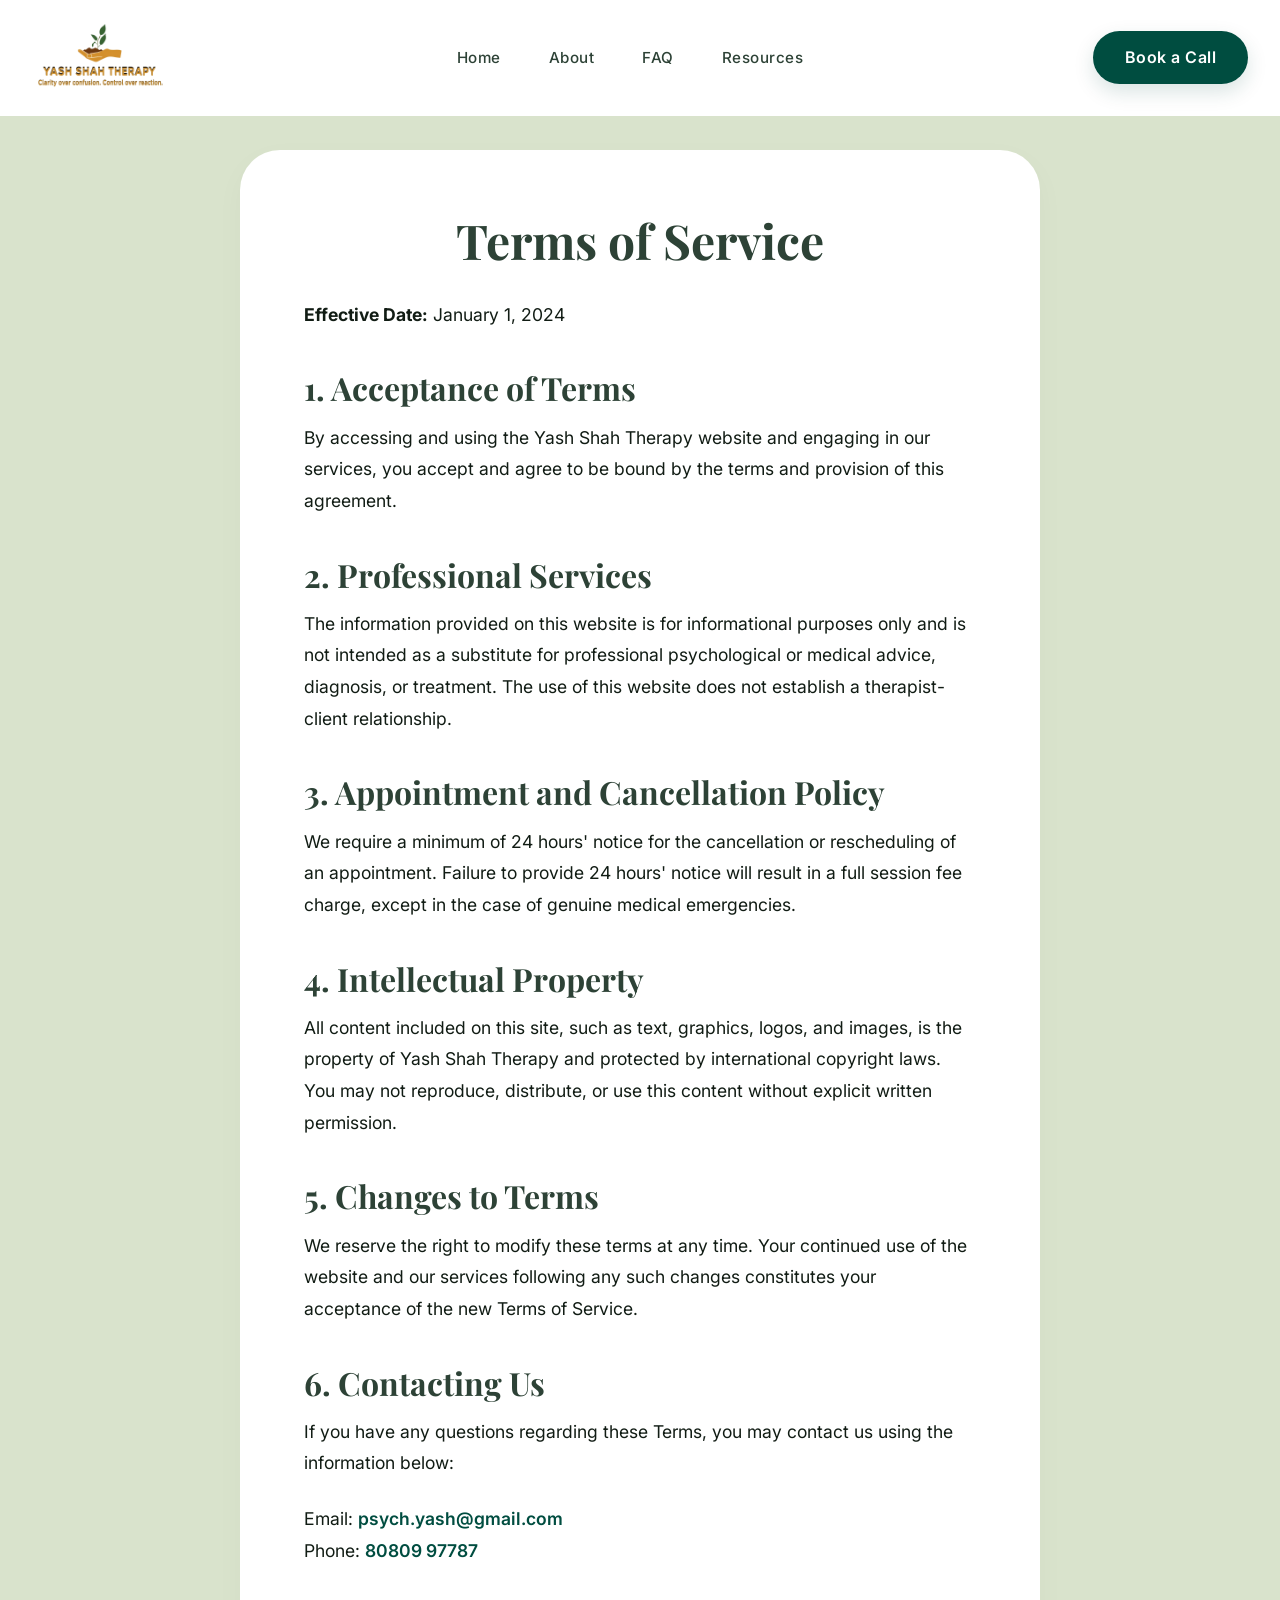
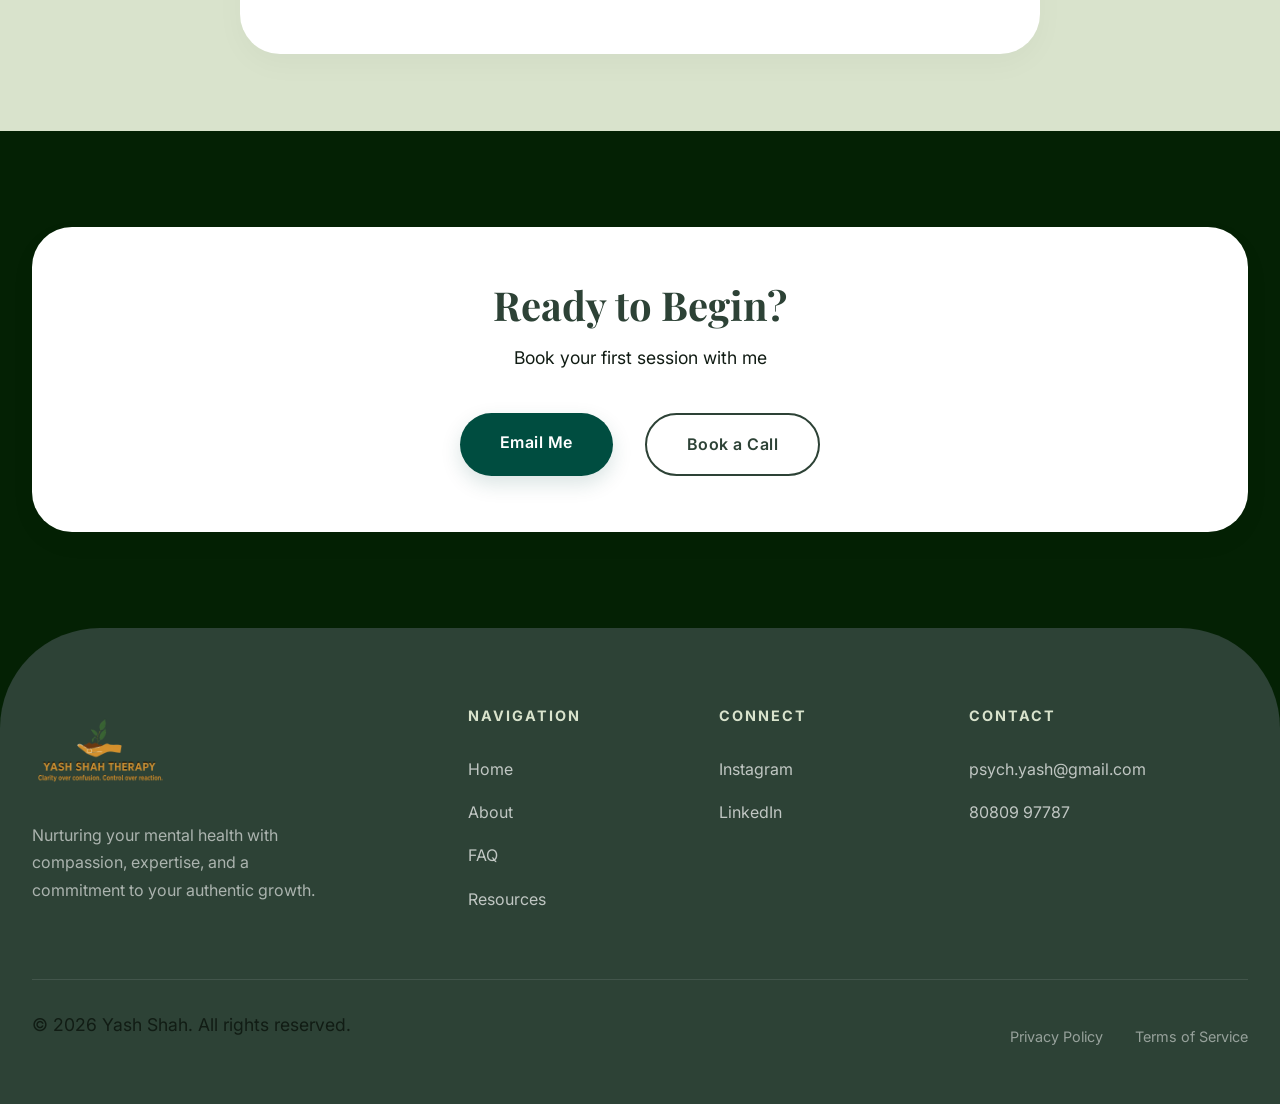
<file: terms.html>
<!DOCTYPE html>
<html lang="en">
<head>
    <meta charset="UTF-8">
    <meta name="viewport" content="width=device-width, initial-scale=1.0">
    <title>Terms and Conditions | Yash Shah Therapy</title>
    <meta name="description" content="Terms of Service and Conditions for Yash Shah Therapy.">
    
    <!-- Google Fonts -->
    <link rel="preconnect" href="https://fonts.googleapis.com">
    <link rel="preconnect" href="https://fonts.gstatic.com" crossorigin>
    <link href="https://fonts.googleapis.com/css2?family=Inter:wght@300;400;500;600&family=Playfair+Display:ital,wght@0,400;0,700;1,400;1,700&display=swap" rel="stylesheet">
    
    <!-- Shared CSS -->
    <link rel="stylesheet" href="style.css">
</head>
<body>

    <!-- Nav -->
    <nav id="main-nav" aria-label="Main Navigation">
        <div class="container nav-content">
            <a href="index.html" class="logo" aria-label="Home" style="display: flex; align-items: center;">
                <img src="new better logo.png" alt="Yash Shah Therapy Logo" style="height: 90px; width: auto; object-fit: contain;">
            </a>
            <div class="nav-links">
                <a href="index.html">Home</a>
                <a href="about.html">About</a>
                <a href="faq.html">FAQ</a>
                <a href="resources.html">Resources</a>
            </div>
            <a href="https://wa.me/918080997787" class="btn" style="padding: 0.8rem 2rem;">Book a Call</a>
        </div>
    </nav>

    <!-- Page Content -->
    <section class="section-padding" style="margin-top: 0; min-height: 100vh; display: flex; align-items: center; background-color: var(--secondary); position: relative; overflow: hidden; padding-top: 150px;">
        
        <div class="container" style="position: relative; z-index: 10;">
            <div style="max-width: 800px; margin: 0 auto; background: var(--white); padding: 4rem; border-radius: 40px; box-shadow: var(--shadow-soft);" class="reveal">
                <h1 style="font-size: 3rem; margin-bottom: 2rem; text-align: center;">Terms of Service</h1>
                
                <div style="color: var(--text-muted); font-size: 1.05rem; line-height: 1.8;">
                    <p style="margin-bottom: 1.5rem;"><strong>Effective Date:</strong> January 1, 2024</p>
                    
                    <h3 style="color: var(--primary); margin-top: 2.5rem; margin-bottom: 1rem;">1. Acceptance of Terms</h3>
                    <p style="margin-bottom: 1.5rem;">By accessing and using the Yash Shah Therapy website and engaging in our services, you accept and agree to be bound by the terms and provision of this agreement.</p>

                    <h3 style="color: var(--primary); margin-top: 2.5rem; margin-bottom: 1rem;">2. Professional Services</h3>
                    <p style="margin-bottom: 1.5rem;">The information provided on this website is for informational purposes only and is not intended as a substitute for professional psychological or medical advice, diagnosis, or treatment. The use of this website does not establish a therapist-client relationship.</p>

                    <h3 style="color: var(--primary); margin-top: 2.5rem; margin-bottom: 1rem;">3. Appointment and Cancellation Policy</h3>
                    <p style="margin-bottom: 1.5rem;">We require a minimum of 24 hours' notice for the cancellation or rescheduling of an appointment. Failure to provide 24 hours' notice will result in a full session fee charge, except in the case of genuine medical emergencies.</p>

                    <h3 style="color: var(--primary); margin-top: 2.5rem; margin-bottom: 1rem;">4. Intellectual Property</h3>
                    <p style="margin-bottom: 1.5rem;">All content included on this site, such as text, graphics, logos, and images, is the property of Yash Shah Therapy and protected by international copyright laws. You may not reproduce, distribute, or use this content without explicit written permission.</p>

                    <h3 style="color: var(--primary); margin-top: 2.5rem; margin-bottom: 1rem;">5. Changes to Terms</h3>
                    <p style="margin-bottom: 1.5rem;">We reserve the right to modify these terms at any time. Your continued use of the website and our services following any such changes constitutes your acceptance of the new Terms of Service.</p>

                    <h3 style="color: var(--primary); margin-top: 2.5rem; margin-bottom: 1rem;">6. Contacting Us</h3>
                    <p style="margin-bottom: 1.5rem;">If you have any questions regarding these Terms, you may contact us using the information below:</p>
                    <p style="margin-bottom: 1.5rem;">Email: <a href="mailto:psych.yash@gmail.com" style="color: var(--tertiary); font-weight: 600;">psych.yash@gmail.com</a><br>Phone: <a href="https://wa.me/918080997787" style="color: var(--tertiary); font-weight: 600;">80809 97787</a></p>
                </div>
            </div>
        </div>
    </section>

    <!-- CTA Section -->
    <section style="padding: 6rem 0; background-color: transparent; position: relative; z-index: 10;">
        <div class="container">
            <div id="contact" style="background: var(--white); padding: 3.5rem 2rem; border-radius: 40px; text-align: center; box-shadow: var(--shadow-soft);" class="reveal">
                <h2 style="font-size: 2.5rem; margin-bottom: 1rem;">Ready to Begin?</h2>
                <p style="margin-bottom: 2.5rem; max-width: 600px; margin-left: auto; margin-right: auto; font-size: 1.1rem;">Book your first session with me</p>
                <div style="display: flex; justify-content: center; gap: 2rem; flex-wrap: wrap;">
                    <a href="mailto:psych.yash@gmail.com" class="btn" style="padding: 1rem 2.5rem;">Email Me</a>
                    <a href="https://wa.me/918080997787" class="btn btn-outline" style="padding: 1rem 2.5rem; border-color: var(--primary); color: var(--primary);">Book a Call</a>
                </div>
            </div>
        </div>
    </section>

    <!-- Footer -->
    <footer>
        <div class="container">
            <div class="footer-grid">
                <div class="footer-column">
                    <div class="footer-logo" style="display: inline-block; margin-bottom: 1.5rem;">
                        <img src="new better logo.png" alt="Yash Shah Therapy Logo" style="height: 90px; width: auto; object-fit: contain; vertical-align: middle;">
                    </div>
                    <p style="color: rgba(255,255,255,0.6); max-width: 300px; font-size: 1rem;">Nurturing your mental health with compassion, expertise, and a commitment to your authentic growth.</p>
                </div>
                <div class="footer-column">
                    <h4>Navigation</h4>
                    <ul class="footer-links">
                        <li><a href="index.html">Home</a></li>
                        <li><a href="about.html">About</a></li>
                        <li><a href="faq.html">FAQ</a></li>
                        <li><a href="resources.html">Resources</a></li>
                    </ul>
                </div>
                <div class="footer-column">
                    <h4>Connect</h4>
                    <ul class="footer-links">
                        <li><a href="https://instagram.com/shah_yash93" target="_blank" rel="noopener noreferrer">Instagram</a></li>
                        <li><a href="https://www.linkedin.com/in/yash-shah-758206165" target="_blank" rel="noopener noreferrer">LinkedIn</a></li>
                    </ul>
                </div>
                <div class="footer-column">
                    <h4>Contact</h4>
                    <ul class="footer-links">

                        <li><a href="mailto:psych.yash@gmail.com">psych.yash@gmail.com</a></li>
                        <li><a href="https://wa.me/918080997787">80809 97787</a></li>
                    </ul>
                </div>
            </div>
            <div class="footer-bottom">
                <p>&copy; 2026 Yash Shah. All rights reserved.</p>
                <div style="display: flex; gap: 2rem;">
                    <a href="privacy.html" style="color: inherit;">Privacy Policy</a>
                    <a href="terms.html" style="color: inherit;">Terms of Service</a>
                </div>
            </div>
        </div>
    </footer>

    <!-- Shared JS -->
    <script src="script.js"></script>
</body>
</html>
</file>
<file: style.css>
:root {
    --primary: #2D4236;
    --secondary: #D9E3CC;
    --tertiary: #004D40; /* Updated from orange to dark green */
    --neutral: #F9FBF7;
    --white: #ffffff;
    --card-bg: #C6FACB;
    --text-dark: #111c14;
    --text-muted: #111c14;
    --font-serif: 'Playfair Display', serif;
    --font-sans: 'Inter', sans-serif;
    --transition: all 0.5s cubic-bezier(0.165, 0.84, 0.44, 1);
    --shadow-soft: 0 10px 30px rgba(0,0,0,0.03);
    --shadow-hover: 0 20px 40px rgba(0,0,0,0.08);
}

* {
    margin: 0;
    padding: 0;
    box-sizing: border-box;
}

html {
    scroll-behavior: smooth;
    background-color: #042104;
    background-image: url('green leaves.svg');
    background-size: cover;
    background-attachment: fixed;
    background-repeat: no-repeat;
}

body {
    font-family: var(--font-sans);
    background-color: transparent; /* Allow HTML background to show through */
    color: var(--text-dark);
    line-height: 1.7;
    overflow-x: hidden;
}

h1, h2, h3, h4 {
    font-family: var(--font-serif);
    font-weight: 700;
    line-height: 1.1;
    color: var(--primary);
    overflow-wrap: break-word;
}

h1 { font-size: clamp(2.2rem, 8vw, 4rem); }
h2 { font-size: clamp(1.8rem, 6vw, 3rem); }
h3 { font-size: clamp(1.4rem, 4vw, 2rem); }

p {
    font-weight: 400;
    font-size: 1.1rem;
    color: var(--text-dark);
    margin-bottom: 1.5rem;
    overflow-wrap: break-word;
    word-wrap: break-word;
}

.lead {
    font-size: 1.25rem;
    margin-bottom: 2rem;
}

a {
    text-decoration: none;
    color: inherit;
    transition: var(--transition);
}

/* --- Animations --- */
@keyframes fadeInUp {
    from { opacity: 0; transform: translateY(40px); }
    to { opacity: 1; transform: translateY(0); }
}



.reveal {
    opacity: 0;
    transform: translateY(30px);
    transition: var(--transition);
}

.reveal.active {
    opacity: 1;
    transform: translateY(0);
}

/* --- Global Elements --- */
.container {
    width: 100%;
    max-width: 1300px;
    margin: 0 auto;
    padding: 0 2rem;
}

.btn {
    display: inline-block;
    padding: 1.2rem 3rem;
    background-color: var(--tertiary);
    color: white;
    border-radius: 100px;
    font-weight: 600;
    font-family: var(--font-sans);
    transition: var(--transition);
    border: none;
    cursor: pointer;
    text-align: center;
    box-shadow: 0 8px 20px rgba(0, 77, 64, 0.15);
    font-size: 1rem;
    letter-spacing: 0.5px;
}

.btn:hover {
    transform: translateY(-5px);
    box-shadow: 0 15px 30px rgba(0, 77, 64, 0.3);
    background-color: #00695C;
}

.btn-outline {
    background: transparent;
    border: 2px solid var(--tertiary);
    color: var(--tertiary);
    box-shadow: none;
}

.btn-outline:hover {
    background: var(--tertiary);
    color: white;
}

/* --- Common Layout --- */
.grid {
    display: grid;
    grid-template-columns: repeat(auto-fit, minmax(280px, 1fr));
    gap: 3rem;
    margin-top: 5rem;
}

.section-header {
    text-align: center;
    max-width: 700px;
    margin: 0 auto 5rem;
}

.section-header h2 {
    font-size: 3rem;
    margin-bottom: 1.5rem;
}

@media (max-width: 768px) {
    .grid {
        grid-template-columns: 1fr;
        gap: 2rem;
        margin-top: 3rem;
    }
    .section-header {
        margin-bottom: 3rem;
    }
    .section-header h2 {
        font-size: 2.2rem;
    }
}

.section-padding {
    padding: clamp(2.5rem, 6vw, 6rem) 0;
    position: relative;
}

/* --- Sticky Navbar --- */
nav {
    position: fixed;
    top: 0;
    width: 100%;
    z-index: 1000;
    padding: 0.8rem 0;
    transition: var(--transition);
    background: white;
}

nav.scrolled {
    background: rgba(217, 227, 204, 0.8);
    backdrop-filter: blur(20px);
    padding: 1.2rem 0;
    box-shadow: 0 10px 40px rgba(0,0,0,0.05);
}

.nav-content {
    display: flex;
    justify-content: space-between;
    align-items: center;
}

.logo img {
    height: 80px;
    width: auto;
    object-fit: contain;
}

.nav-links {
    display: flex;
    gap: 3rem;
}

.nav-links a {
    font-weight: 500;
    font-size: 0.95rem;
    color: var(--primary); /* Default to primary for light backgrounds */
    position: relative;
    letter-spacing: 0.5px;
    transition: var(--transition);
}

.nav-links a:hover {
    color: var(--tertiary);
}

.nav-links a::after {
    content: '';
    position: absolute;
    bottom: -8px;
    left: 50%;
    width: 0;
    height: 2px;
    background-color: var(--tertiary);
    transition: var(--transition);
    transform: translateX(-50%);
}

.nav-links a:hover::after {
    width: 100%;
}

/* Page Specific Header Colors if needed */
.header-dark .logo, .header-dark .nav-links a {
    color: var(--white);
}

/* --- Hero Section --- */
#home {
    min-height: 90vh;
    display: flex;
    align-items: center;
    background: var(--secondary);
    color: var(--primary);
    position: relative;
    overflow: hidden;
    padding-top: 100px; /* Safe area for fixed navbar */
}

.hero-grid {
    display: grid;
    grid-template-columns: 1.2fr 1fr;
    gap: 8rem;
    align-items: center;
    position: relative;
    z-index: 10;
}

.hero-content {
    max-width: 100%;
}

.hero-logo-wrapper {
    display: flex;
    justify-content: center;
    align-items: center;
}

.hero-logo-wrapper img {
    width: 100%;
    max-width: 450px;
    height: auto;
}

.hero-content h1 {
    font-size: 3.8rem;
    color: var(--primary);
    margin-bottom: 1.5rem;
    opacity: 0;
    transform: translateY(40px);
    animation: fadeInUp 1.2s forwards 0.5s;
}

.hero-content p {
    font-size: 1.2rem;
    margin-bottom: 2rem;
    opacity: 0;
    transform: translateY(40px);
    animation: fadeInUp 1.2s forwards 0.8s;
    color: var(--text-muted);
    max-width: 600px;
}

.hero-cta {
    opacity: 0;
    transform: translateY(40px);
    animation: fadeInUp 1.2s forwards 1.1s;
    display: flex;
    gap: 1.5rem;
}




/* --- Wavy Dividers --- */
.divider-top {
    position: absolute;
    top: 0;
    left: 0;
    width: 100%;
    overflow: hidden;
    line-height: 0;
}

.divider-top svg {
    position: relative;
    display: block;
    width: calc(100% + 1.3px);
    height: 80px;
}

.divider-top .shape-fill {
    fill: var(--neutral);
}

.divider-bottom {
    position: absolute;
    bottom: 0;
    left: 0;
    width: 100%;
    overflow: hidden;
    line-height: 0;
    transform: rotate(180deg);
}

.divider-bottom svg {
    position: relative;
    display: block;
    width: calc(100% + 1.3px);
    height: 180px;
}

.divider-bottom .shape-fill {
    fill: var(--neutral);
}

/* --- Cards --- */
.card {
    background: var(--card-bg);
    padding: 4rem 3rem;
    border-radius: 32px;
    border: 1px solid var(--secondary);
    box-shadow: var(--shadow-soft);
    transition: var(--transition);
    text-align: center;
    position: relative;
}

.card:hover {
    transform: translateY(-12px);
    box-shadow: var(--shadow-hover);
    background: rgba(255, 255, 255, 0.9);
}

.card-icon {
    width: 80px;
    height: 80px;
    margin: 0 auto 2rem;
    background: var(--white);
    border-radius: 24px;
    display: flex;
    align-items: center;
    justify-content: center;
    color: var(--primary);
    transition: var(--transition);
}

.card:hover .card-icon {
    transform: scale(1.1) rotate(5deg);
    background: var(--tertiary);
    color: var(--white);
}

/* --- About Section --- */
.about-grid {
    display: grid;
    grid-template-columns: 1fr 1fr;
    gap: 4rem;
    align-items: center;
}

.about-image-wrapper {
    position: relative;
}

.about-image-wrapper::before {
    content: '';
    position: absolute;
    top: -20px;
    left: -20px;
    width: 100%;
    height: 100%;
    border: 2px solid var(--tertiary);
    border-radius: 40px;
    z-index: 0;
}

.about-image {
    width: 100%;
    aspect-ratio: 1;
    border-radius: 40px;
    overflow: hidden;
    position: relative;
    z-index: 1;
    box-shadow: 20px 20px 60px rgba(0,0,0,0.1);
}

.about-image img {
    width: 100%;
    height: 100%;
    object-fit: cover;
}

.about-badge {
    position: absolute;
    bottom: -30px;
    right: -30px;
    background: var(--primary);
    color: white;
    padding: 2rem;
    border-radius: 30px;
    z-index: 2;
    box-shadow: 10px 10px 30px rgba(0,0,0,0.2);
    text-align: center;
}

.about-badge span {
    display: block;
    font-size: 2.5rem;
    font-family: var(--font-serif);
    font-weight: 700;
    line-height: 1;
}

.about-badge label {
    font-size: 0.8rem;
    text-transform: uppercase;
    letter-spacing: 1px;
    opacity: 0.8;
}

/* --- FAQ Accordion --- */
.faq-item {
    margin-bottom: 1.5rem;
    border-radius: 20px;
    background: var(--card-bg);
    border: 1px solid rgba(217, 227, 204, 0.5);
    overflow: hidden;
    transition: var(--transition);
}

.faq-item.open {
    border-color: var(--tertiary);
    box-shadow: 0 10px 30px rgba(0,0,0,0.05);
}

.faq-question {
    width: 100%;
    padding: 2rem;
    display: flex;
    justify-content: space-between;
    align-items: center;
    background: none;
    border: none;
    cursor: pointer;
    font-family: var(--font-serif);
    font-size: 1.3rem;
    color: var(--primary);
    text-align: left;
}

.faq-icon {
    width: 30px;
    height: 30px;
    border-radius: 50%;
    background: var(--secondary);
    display: flex;
    align-items: center;
    justify-content: center;
    transition: var(--transition);
    color: var(--primary);
}

.faq-item.open .faq-icon {
    background: var(--tertiary);
    color: white;
    transform: rotate(180deg);
}

.faq-answer {
    max-height: 0;
    overflow: hidden;
    transition: max-height 0.5s cubic-bezier(0, 1, 0, 1);
    padding: 0 2rem;
}

.faq-item.open .faq-answer {
    max-height: 2000px;
    padding-bottom: 2rem;
    transition: max-height 0.5s ease-in;
}

/* --- Resources --- */
.resource-card {
    background: var(--card-bg);
    padding: 3rem;
    border-radius: 30px;
    transition: var(--transition);
    border: 1px solid transparent;
    display: flex;
    flex-direction: column;
    height: 100%;
}

.resource-card:hover {
    transform: translateY(-10px);
    border-color: var(--tertiary);
    box-shadow: var(--shadow-hover);
}

.resource-tag {
    display: inline-block;
    padding: 0.4rem 1rem;
    background: var(--secondary);
    color: var(--primary);
    border-radius: 100px;
    font-size: 0.75rem;
    font-weight: 600;
    text-transform: uppercase;
    letter-spacing: 1px;
    margin-bottom: 1.5rem;
    align-self: flex-start;
}

.resource-card h3 {
    margin-bottom: 1rem;
    font-size: 1.5rem;
}

.resource-link {
    margin-top: auto;
    color: var(--tertiary);
    font-weight: 600;
    display: flex;
    align-items: center;
    gap: 0.5rem;
    padding-top: 2rem;
}

/* --- Footer --- */
footer {
    background: var(--primary);
    color: white;
    padding: 80px 0 40px;
    border-radius: 100px 100px 0 0;
}

.footer-logo {
    font-family: var(--font-serif);
    font-size: 2.5rem;
    color: var(--white);
    margin-bottom: 2rem;
}

.footer-grid {
    display: grid;
    grid-template-columns: 2fr 1fr 1fr 1.5fr;
    gap: 4rem;
}

.footer-column h4 {
    color: var(--secondary);
    font-family: var(--font-sans);
    font-size: 0.9rem;
    text-transform: uppercase;
    letter-spacing: 2px;
    margin-bottom: 2rem;
}

.footer-links {
    list-style: none;
}

.footer-links li {
    margin-bottom: 1rem;
}

.footer-links a {
    color: rgba(255,255,255,0.7);
    font-size: 1rem;
}

.footer-links a:hover {
    color: var(--tertiary);
    padding-left: 5px;
}

.footer-bottom {
    margin-top: 50px;
    padding-top: 30px;
    border-top: 1px solid rgba(255,255,255,0.1);
    display: flex;
    justify-content: space-between;
    align-items: center;
    color: rgba(255,255,255,0.5);
    font-size: 0.9rem;
}

.deco-svg {
    display: none !important;
}

/* --- Emergency Section --- */
.emergency-section {
    background: var(--card-bg);
    border-radius: 60px;
    padding: 4rem 5rem;
    margin-bottom: 0;
    border: 1px solid var(--secondary);
    position: relative;
    overflow: hidden;
}

.emergency-header {
    display: grid;
    grid-template-columns: 1.2fr 1fr;
    gap: 6rem;
    align-items: center;
    margin-bottom: 6rem;
}

.emergency-illustration img {
    width: 100%;
    border-radius: 40px;
    box-shadow: var(--shadow-soft);
}

.emergency-info h2 {
    font-size: 3.5rem;
    margin-bottom: 2rem;
}

.emergency-note {
    background: var(--white); /* Keep white for internal note contrast if desired, or change to neutral */
    padding: 2.5rem;
    border-radius: 30px;
    border-left: 6px solid var(--tertiary);
    box-shadow: var(--shadow-soft);
}

.emergency-note p {
    font-size: 1rem;
    margin-bottom: 1rem;
}

.emergency-note strong {
    color: var(--primary);
}

.emergency-grid {
    display: grid;
    grid-template-columns: repeat(auto-fit, minmax(300px, 1fr));
    gap: 2rem;
}

.helpline-card {
    background: var(--card-bg);
    padding: 2.5rem;
    border-radius: 30px;
    box-shadow: var(--shadow-soft);
    transition: var(--transition);
    border: 1px solid rgba(217, 227, 204, 0.3);
}

.helpline-card:hover {
    transform: translateY(-8px);
    box-shadow: var(--shadow-hover);
    border-color: var(--tertiary);
}

.helpline-card h3 {
    font-size: 1.4rem;
    margin-bottom: 1.5rem;
    line-height: 1.3;
}

.helpline-details p {
    font-size: 0.95rem;
    margin-bottom: 0.5rem;
    display: flex;
    justify-content: space-between;
}

.helpline-details strong {
    color: var(--primary);
    font-weight: 600;
}

.helpline-link {
    display: inline-block;
    margin-top: 1.5rem;
    color: var(--tertiary);
    font-weight: 700;
    font-size: 0.9rem;
    text-transform: uppercase;
    letter-spacing: 1px;
}

/* --- Responsive --- */
@media (max-width: 1024px) {
    .hero-grid, .emergency-header { gap: 3rem; grid-template-columns: 1fr; text-align: center; }
    .hero-logo-wrapper { order: -1; }
    .footer-grid { grid-template-columns: 1fr 1fr; gap: 3rem; }
    .about-grid { grid-template-columns: 1fr; gap: 4rem; }
    .hide-on-mobile { display: none !important; }
    .hide-on-desktop { display: block !important; }
}

@media (max-width: 768px) {
    .container { padding: 0 1.2rem; }
    nav { position: relative; padding: 1rem 0; background: var(--white); }
    #home { padding-top: 2rem; }
    .nav-content { flex-direction: column; gap: 1rem; }
    .nav-links { display: flex; gap: 0.8rem; flex-wrap: wrap; justify-content: center; }
    .nav-links a { font-size: 0.85rem; }
    .hero-grid, .about-grid { gap: 2rem; }
    .about-image-wrapper { margin-bottom: 3rem; }
    .about-image-wrapper::before { display: none; }
    .about-image { box-shadow: 0 10px 30px rgba(0,0,0,0.1); border-radius: 30px; }
    .about-badge { position: relative; right: 0; bottom: 0; margin: -30px auto 0; padding: 1rem 1.5rem; border-radius: 20px; width: fit-content; }
    .about-badge span { font-size: 1.5rem; }
    .hero-cta { flex-direction: column; width: 100%; gap: 1rem; }
    .hero-cta .btn { width: 100%; box-sizing: border-box; }
    .footer-grid { grid-template-columns: 1fr; }
    .footer-bottom { flex-direction: column; gap: 1.5rem; text-align: center; }
    .emergency-section { padding: 2.5rem 1.5rem; border-radius: 30px; }
    .emergency-grid { grid-template-columns: 1fr; gap: 1.5rem; }
    .long-heading { white-space: normal; line-height: 1.3; }

    .card {
        padding: 1.5rem 1.25rem !important;
        border-radius: 30px !important;
        box-sizing: border-box !important;
    }

    .about-intro-grid {
        grid-template-columns: 1fr !important;
        gap: 2.5rem !important;
        margin-top: 2.5rem !important;
        padding-top: 2.5rem !important;
        text-align: center !important;
    }
    .about-intro-grid div, .about-intro-grid p {
        text-align: center !important;
        align-items: center !important;
        justify-content: center !important;
        max-width: 100% !important;
        overflow-wrap: break-word !important;
    }
    .hide-on-mobile { display: none !important; }
    .hide-on-desktop { display: block !important; }
    .how-i-work-grid {
        grid-template-columns: 1fr !important;
        gap: 3rem !important;
    }
}

.hide-on-desktop { display: none !important; }

.how-i-work-grid {
    display: grid;
    grid-template-columns: 1.1fr 1fr;
    gap: 4.5rem;
}
</file>
